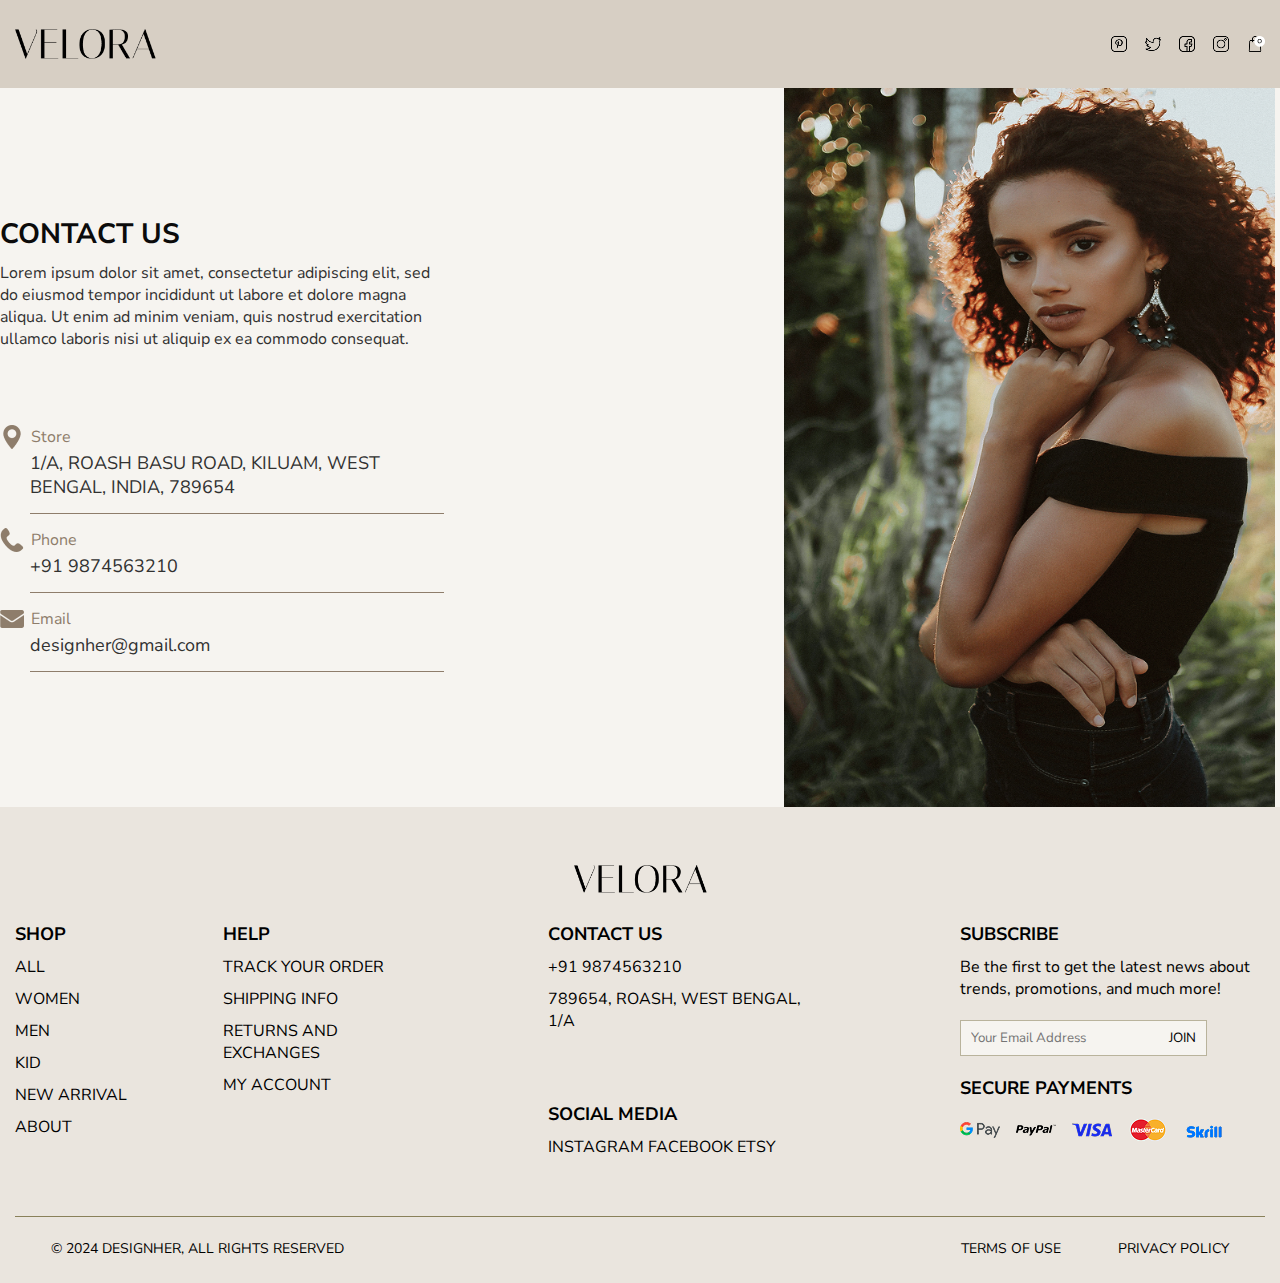
<file: contact.html>
<!DOCTYPE html>
<html lang="en">

<head>
    <meta charset="UTF-8">
    <meta name="viewport" content="width=device-width, initial-scale=1.0">
    <title>VELORA</title>

    <!-- font awesome link -->
    <!-- <link rel="stylesheet" href="https://cdnjs.cloudflare.com/ajax/libs/font-awesome/7.0.1/css/all.min.css"> -->

    <!-- favicon link -->
    <link rel="apple-touch-icon" sizes="180x180" href="./favicon/apple-touch-icon.png">
    <link rel="icon" type="image/png" sizes="32/x32" href="./favicon/favicon-32x32.png">
    <link rel="icon" type="image/png" sizes="16x16" href="./favicon/favicon-16x16.png">
    <link rel="manifest" href="./favicon/site.webmanifest">

    <!-- css link -->
    <link rel="stylesheet" href="./css/contact.css">
</head>

<body>
    <header>
        <div class="navbar">
            <div class="container">
                <nav>
                    <figure class="logo">
                        <img src="./images/logo.png" alt="logo">
                    </figure>
                    <div class="nav2">
                        <div class="fig">
                            <img src="./images/pinterest.png" alt="pinterest">
                            <img src="./images/twitter.png" alt="twitter">
                            <img src="./images/facebook.png" alt="facebook">
                            <img src="./images/instagram.png" alt="instagram">
                        </div>
                        <div class="fig">
                            <img src="./images/shopping-bag.png" alt="shopping-bag">
                        </div>
                    </div>
                </nav>
            </div>
        </div>
    </header>

    <main>
        <section class="mc">
            <!-- <div class="container"> -->
            <div class="content">
                <figure class="mc-img">
                    <img src="./images/contact.png" alt="contact">
                </figure>
                <div class="text">
                    <p class="p1">contact us</p>
                    <p class="p2">Lorem ipsum dolor sit amet, consectetur adipiscing elit, sed do eiusmod tempor
                        incididunt ut labore et dolore magna aliqua. Ut enim ad minim veniam, quis nostrud exercitation
                        ullamco laboris nisi ut aliquip ex ea commodo consequat.</p>

                    <div class="info">
                        <div class="group1">
                            <figure>
                                <img src="./images/contact/address.png" alt="address">
                            </figure>
                            <span>Store</span>
                        </div>
                        <p>1/A, roash Basu rOAD, KILUAm, west bengal, INDIA, 789654</p>
                    </div>

                    <div class="info">
                        <div class="group1">
                            <figure>
                                <img src="./images/contact/phone.png" alt="phone">
                            </figure>
                            <span>Phone</span>
                        </div>
                        <p>+91 9874563210</p>
                    </div>

                    <div class="info">
                        <div class="group1">
                            <figure>
                                <img src="./images/contact/email.png" alt="email">
                            </figure>
                            <span>Email</span>
                        </div>
                        <p class="mail">designher@gmail.com</p>
                    </div>

                </div>

            </div>
            <!-- </div> -->
        </section>

    </main>

    <footer>
        <div class="container">
            <div class="footer1">
                <img src="./images/logo.png" alt="footer-logo">
            </div>
            <div class="footer2">
                <div class="row">
                    <div class="col col-33">
                        <div class="row">
                            <div class="col-50 shop">
                                <h3>shop</h3>
                                <p><a href="#">all</a></p>
                                <p><a href="#">women</a></p>
                                <p><a href="#">men</a></p>
                                <p><a href="#">kid</a></p>
                                <p><a href="#">new arrival</a></p>
                                <p><a href="#">about</a></p>
                            </div>
                            <div class="col-50 help">
                                <h3>help</h3>
                                <p><a href="#">track your order</a></p>
                                <p><a href="#">shipping info</a></p>
                                <p><a href="#">returns and exchanges</a></p>
                                <p><a href="#">my account</a></p>
                            </div>
                        </div>
                    </div>
                    <div class="col col-33 contact">
                        <div class="row">
                            <div class="col">
                                <h3>contact us</h3>
                                <p><a href="#">+91 9874563210</a></p>
                                <p><a href="#">789654, roash, west bengal, 1/a</a></p>
                            </div>
                        </div>
                        <div class="row">
                            <div class="col social">
                                <h3>social media</h3>
                                <span><a href="#">Instagram</a></span>
                                <span><a href="#">facebook</a></span>
                                <span><a href="#">etsy</a></span>
                            </div>
                        </div>
                    </div>
                    <div class="col col-33 subscribe">
                        <div class="row">
                            <div class="col">
                                <h3>Subscribe</h3>
                                <p><a href="#">Be the first to get the latest news about trends, promotions, and much
                                        more!</a></p>
                            </div>
                            <form action="">
                                <input type="email" name="email" id="email" placeholder="Your Email Address">
                                <input type="submit" value="JOIN">
                            </form>
                        </div>
                        <div class="row">
                            <div class="col">
                                <h3>Secure Payments</h3>
                                <ul class="payments">
                                    <li><a href="#"><img src="./images/gpay.png" alt="gpay"></a></li>
                                    <li><a href="#"><img src="./images/Paypal.png" alt="Paypal"></a></li>
                                    <li><a href="#"><img src="./images/Visa.png" alt="Visa"></a></li>
                                    <li><a href="#"><img src="./images/master-card.png" alt="master-card"></a></li>
                                    <li><a href="#"><img src="./images/skrill.png" alt="skrill"></a></li>
                                </ul>
                            </div>
                        </div>
                    </div>
                </div>
            </div>
            <div class="footer3">
                <div class="p1">
                    <p>&copy; 2024 designher, <a href="#">all rights reserved</a></p>
                </div>
                <div class="p2">
                    <p><a href="#">terms of use</a></p>
                    <p><a href="#">privacy policy</a></p>
                </div>
            </div>
        </div>
    </footer>



    <script src="./js/script.js"></script>
</body>

</html>
</file>
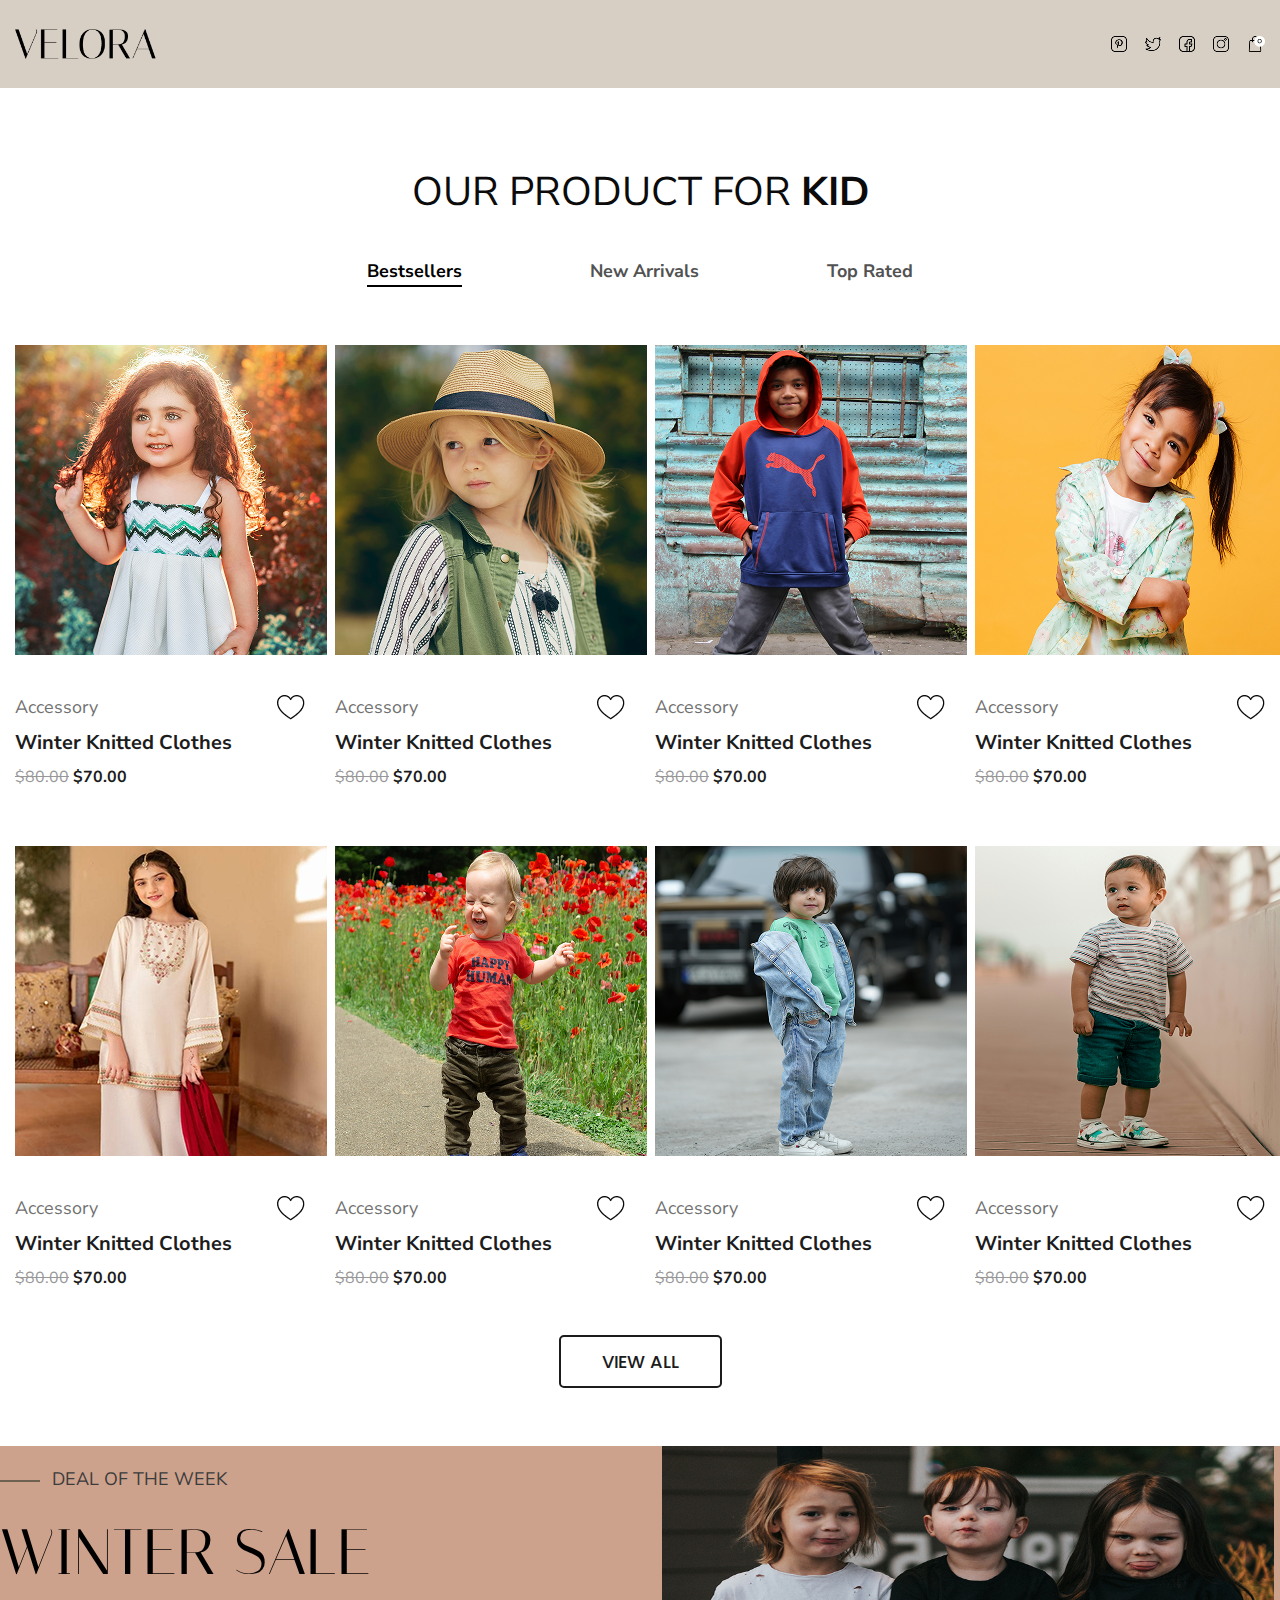
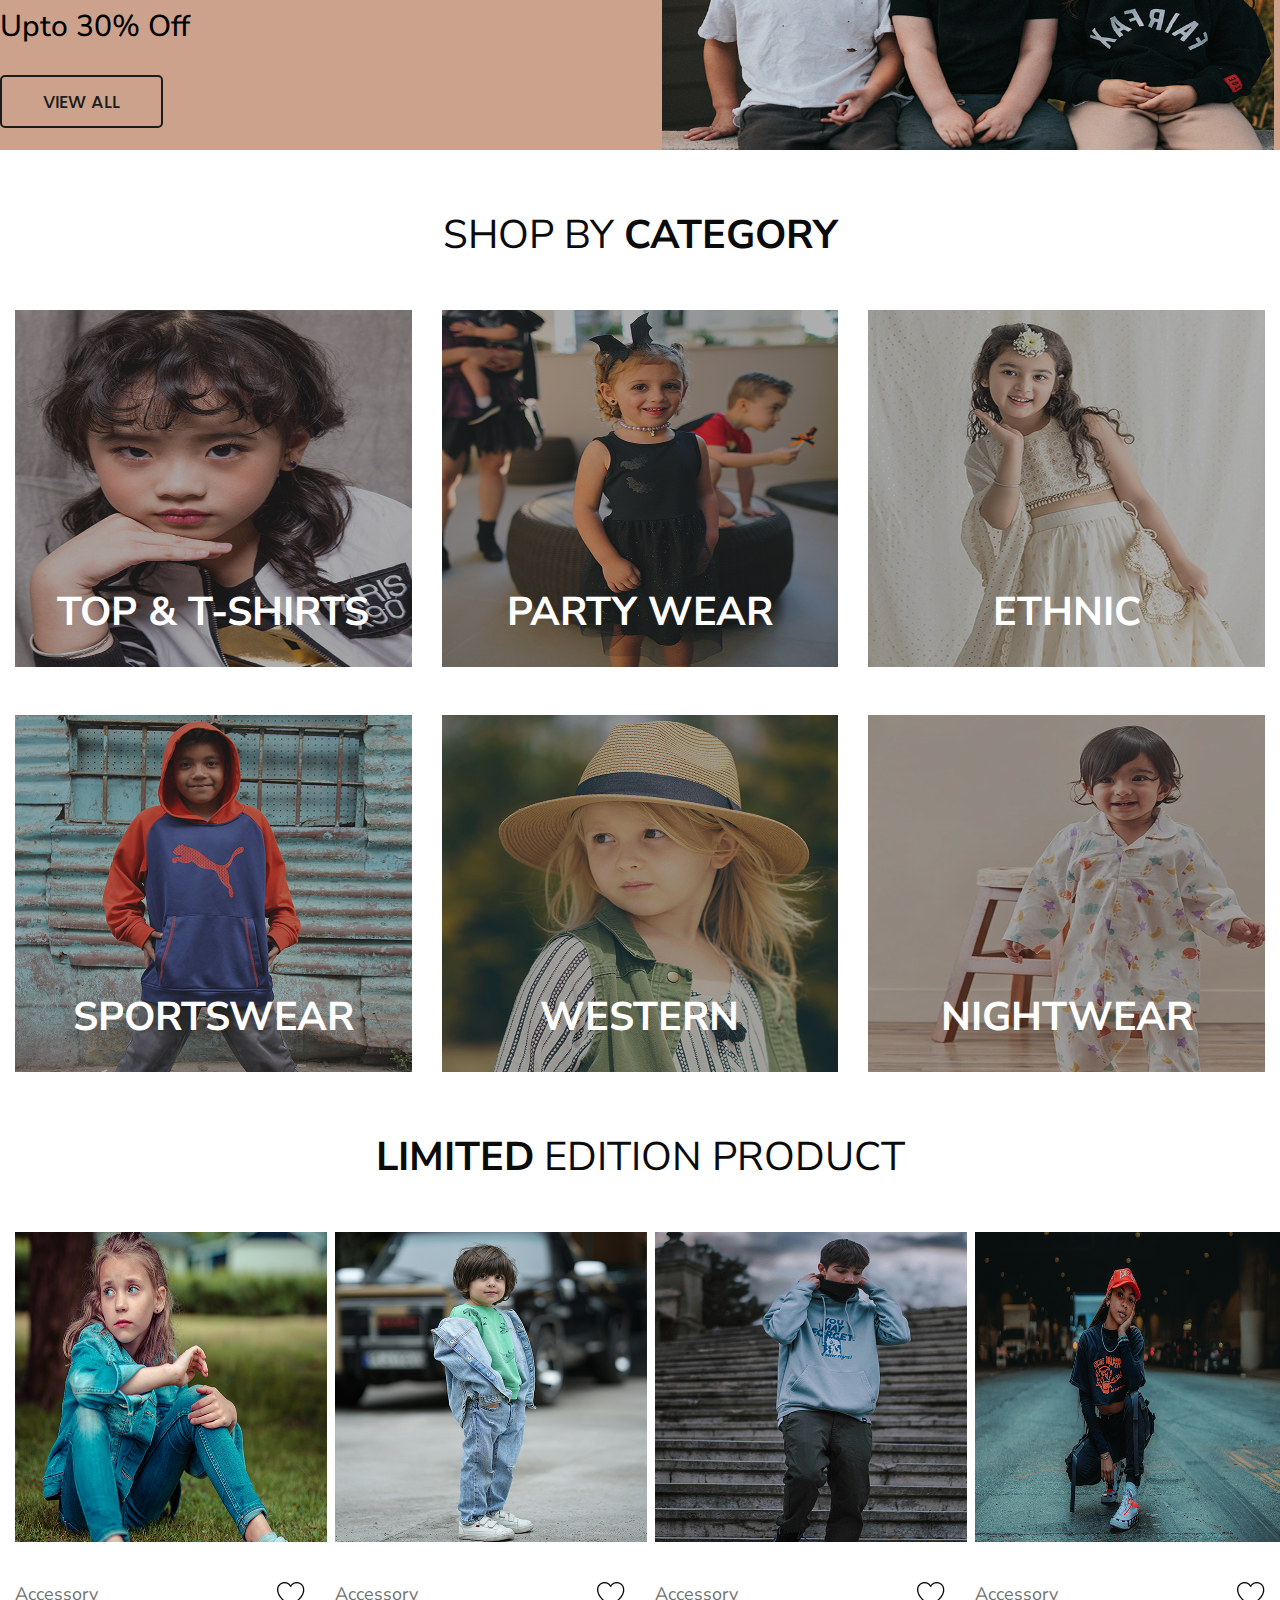
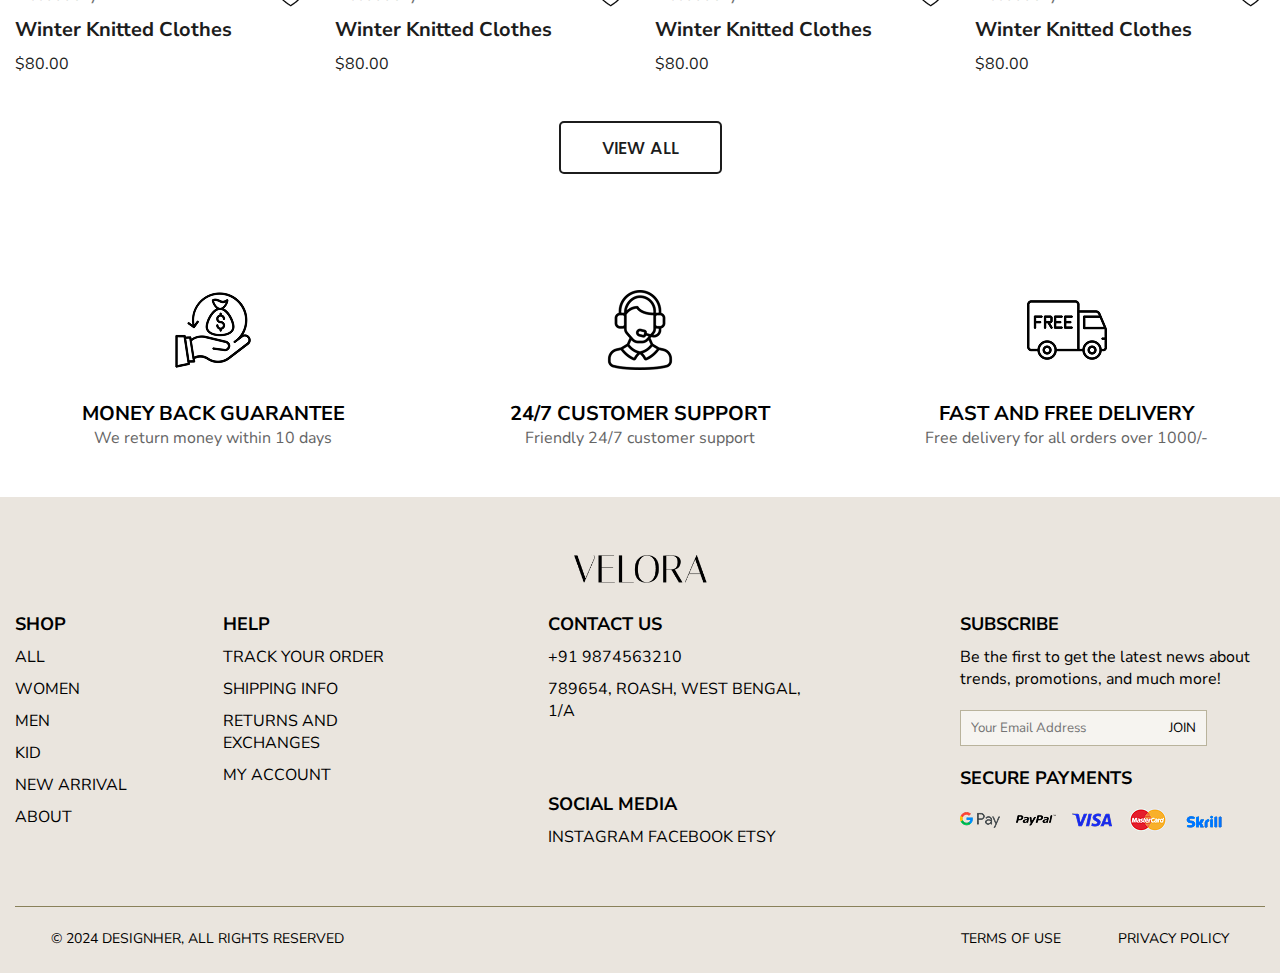
<file: kid.html>
<!DOCTYPE html>
<html lang="en">

<head>
    <meta charset="UTF-8">
    <meta name="viewport" content="width=device-width, initial-scale=1.0">
    <title>VELORA</title>

    <!-- font awesome link -->
    <!-- <link rel="stylesheet" href="https://cdnjs.cloudflare.com/ajax/libs/font-awesome/7.0.1/css/all.min.css"> -->

    <!-- favicon link -->
    <link rel="apple-touch-icon" sizes="180x180" href="./favicon/apple-touch-icon.png">
    <link rel="icon" type="image/png" sizes="32/x32" href="./favicon/favicon-32x32.png">
    <link rel="icon" type="image/png" sizes="16x16" href="./favicon/favicon-16x16.png">
    <link rel="manifest" href="./favicon/site.webmanifest">

    <!-- css link -->
    <link rel="stylesheet" href="./css/kid.css">
</head>

<body>
    <header>
        <div class="navbar">
            <div class="container">
                <nav>
                    <figure class="logo">
                        <img src="./images/logo.png" alt="logo">
                    </figure>
                    <div class="nav2">
                        <div class="fig">
                            <img src="./images/pinterest.png" alt="pinterest">
                            <img src="./images/twitter.png" alt="twitter">
                            <img src="./images/facebook.png" alt="facebook">
                            <img src="./images/instagram.png" alt="instagram">
                        </div>
                        <div class="fig">
                            <img src="./images/shopping-bag.png" alt="shopping-bag">
                        </div>
                    </div>
                </nav>
            </div>
        </div>
    </header>

    <main>
        <section class="opfw">
            <div class="container">
                <div class="content">
                    <h2>OUR PRODUCT FOR <strong>KID</strong></h2>
                    <ul>
                        <li><a href="#" class="s1">Bestsellers</a></li>
                        <li><a href="#" class="s2">New Arrivals</a></li>
                        <li><a href="#" class="s2">Top Rated</a></li>
                    </ul>
                    <div class="row">
                        <div class="col col-25">
                            <div class="card">
                                <figure class="card-img">
                                    <img src="./images/kid/opfw1.png" alt="opfw1">
                                </figure>
                                <div class="card-content">
                                    <div class="left">
                                        <p class="p1">Accessory</p>
                                        <p class="p2">Winter Knitted Clothes</p>
                                        <p class="p3">$80.00</p>
                                        <p class="p4">$70.00</p>
                                    </div>
                                    <div class="right">
                                        <img src="./images/heart1.png" alt="heart1">
                                    </div>
                                </div>
                            </div>
                        </div>
                        <div class="col col-25">
                            <div class="card">
                                <figure class="card-img">
                                    <img src="./images/kid/opfw2.png" alt="opfw2">
                                </figure>
                                <div class="card-content">
                                    <div class="left">
                                        <p class="p1">Accessory</p>
                                        <p class="p2">Winter Knitted Clothes</p>
                                        <p class="p3">$80.00</p>
                                        <p class="p4">$70.00</p>
                                    </div>
                                    <div class="right">
                                        <img src="./images/heart1.png" alt="heart1">
                                    </div>
                                </div>
                            </div>
                        </div>
                        <div class="col col-25">
                            <div class="card">
                                <figure class="card-img">
                                    <img src="./images/kid/opfw3.png" alt="opfw3">
                                </figure>
                                <div class="card-content">
                                    <div class="left">
                                        <p class="p1">Accessory</p>
                                        <p class="p2">Winter Knitted Clothes</p>
                                        <p class="p3">$80.00</p>
                                        <p class="p4">$70.00</p>
                                    </div>
                                    <div class="right">
                                        <img src="./images/heart1.png" alt="heart1">
                                    </div>
                                </div>
                            </div>
                        </div>
                        <div class="col col-25">
                            <div class="card">
                                <figure class="card-img">
                                    <img src="./images/kid/opfw4.png" alt="opfw4">
                                </figure>
                                <div class="card-content">
                                    <div class="left">
                                        <p class="p1">Accessory</p>
                                        <p class="p2">Winter Knitted Clothes</p>
                                        <p class="p3">$80.00</p>
                                        <p class="p4">$70.00</p>
                                    </div>
                                    <div class="right">
                                        <img src="./images/heart1.png" alt="heart1">
                                    </div>
                                </div>
                            </div>
                        </div>
                        <div class="col col-25">
                            <div class="card">
                                <figure class="card-img">
                                    <img src="./images/kid/opfw5.png" alt="opfw5">
                                </figure>
                                <div class="card-content">
                                    <div class="left">
                                        <p class="p1">Accessory</p>
                                        <p class="p2">Winter Knitted Clothes</p>
                                        <p class="p3">$80.00</p>
                                        <p class="p4">$70.00</p>
                                    </div>
                                    <div class="right">
                                        <img src="./images/heart1.png" alt="heart1">
                                    </div>
                                </div>
                            </div>
                        </div>
                        <div class="col col-25">
                            <div class="card">
                                <figure class="card-img">
                                    <img src="./images/kid/opfw6.png" alt="opfw6">
                                </figure>
                                <div class="card-content">
                                    <div class="left">
                                        <p class="p1">Accessory</p>
                                        <p class="p2">Winter Knitted Clothes</p>
                                        <p class="p3">$80.00</p>
                                        <p class="p4">$70.00</p>
                                    </div>
                                    <div class="right">
                                        <img src="./images/heart1.png" alt="heart1">
                                    </div>
                                </div>
                            </div>
                        </div>
                        <div class="col col-25">
                            <div class="card">
                                <figure class="card-img">
                                    <img src="./images/kid/opfw7.png" alt="opfw7">
                                </figure>
                                <div class="card-content">
                                    <div class="left">
                                        <p class="p1">Accessory</p>
                                        <p class="p2">Winter Knitted Clothes</p>
                                        <p class="p3">$80.00</p>
                                        <p class="p4">$70.00</p>
                                    </div>
                                    <div class="right">
                                        <img src="./images/heart1.png" alt="heart1">
                                    </div>
                                </div>
                            </div>
                        </div>
                        <div class="col col-25">
                            <div class="card">
                                <figure class="card-img">
                                    <img src="./images/kid/opfw8.png" alt="opfw8">
                                </figure>
                                <div class="card-content">
                                    <div class="left">
                                        <p class="p1">Accessory</p>
                                        <p class="p2">Winter Knitted Clothes</p>
                                        <p class="p3">$80.00</p>
                                        <p class="p4">$70.00</p>
                                    </div>
                                    <div class="right">
                                        <img src="./images/heart1.png" alt="heart1">
                                    </div>
                                </div>
                            </div>
                        </div>
                    </div>
                    <p class="p11"><a href="#">VIEW ALL</a></p>
                </div>
            </div>
        </section>

        <section class="dotw">
            <!-- <div class="container"> -->
            <div class="content">
                <figure class="dotw-img">
                    <img src="./images/kid/dotw.png" alt="dotw">
                </figure>
                <div class="text">
                    <p class="p1">Deal of the week</p>
                    <p class="p2">WINTER sale</p>
                    <p class="p3">Upto 30% Off</p>
                    <p class="p11"><a href="#">VIEW ALL</a></p>
                </div>
            </div>
            <!-- </div> -->
        </section>

        <section class="sbc">
            <div class="container">
                <div class="content">
                    <h2>shop by <strong>category</strong></h2>
                    <div class="row">
                        <div class="col col-33">
                            <div class="card">
                                <img src="./images/kid/sbc1.png" alt="sbc1">
                                <p>TOP & T-SHIRTS</p>
                            </div>
                        </div>
                        <div class="col col-33">
                            <div class="card">
                                <img src="./images/kid/sbc2.png" alt="sbc2">
                                <p>PARTY WEAR</p>
                            </div>
                        </div>
                        <div class="col col-33">
                            <div class="card">
                                <img src="./images/kid/sbc3.png" alt="sbc3">
                                <p>ETHNIC</p>
                            </div>
                        </div>
                        <div class="col col-33">
                            <div class="card">
                                <img src="./images/kid/sbc4.png" alt="sbc4">
                                <p>SPORTSWEAR</p>
                            </div>
                        </div>
                        <div class="col col-33">
                            <div class="card">
                                <img src="./images/kid/sbc5.png" alt="sbc5">
                                <p>WESTERN</p>
                            </div>
                        </div>
                        <div class="col col-33">
                            <div class="card">
                                <img src="./images/kid/sbc6.png" alt="sbc6">
                                <p>NIGHTWEAR</p>
                            </div>
                        </div>
                    </div>
                </div>
            </div>
        </section>

        <section class="lep">
            <div class="container">
                <div class="content">
                    <h2><strong>limited</strong> edition product</h2>
                    <div class="row">
                        <div class="col col-25">
                            <div class="card">
                                <figure class="card-img">
                                    <img src="./images/kid/lep1.png" alt="lep1">
                                </figure>
                                <div class="card-content">
                                    <div class="left">
                                        <p class="p1">Accessory</p>
                                        <p class="p2">Winter Knitted Clothes</p>
                                        <p class="p3">$80.00</p>
                                    </div>
                                    <div class="right">
                                        <img src="./images/heart1.png" alt="heart1">
                                    </div>
                                </div>
                            </div>
                        </div>
                        <div class="col col-25">
                            <div class="card">
                                <figure class="card-img">
                                    <img src="./images/kid/lep2.png" alt="lep2">
                                </figure>
                                <div class="card-content">
                                    <div class="left">
                                        <p class="p1">Accessory</p>
                                        <p class="p2">Winter Knitted Clothes</p>
                                        <p class="p3">$80.00</p>
                                    </div>
                                    <div class="right">
                                        <img src="./images/heart1.png" alt="heart1">
                                    </div>
                                </div>
                            </div>
                        </div>
                        <div class="col col-25">
                            <div class="card">
                                <figure class="card-img">
                                    <img src="./images/kid/lep3.png" alt="lep3">
                                </figure>
                                <div class="card-content">
                                    <div class="left">
                                        <p class="p1">Accessory</p>
                                        <p class="p2">Winter Knitted Clothes</p>
                                        <p class="p3">$80.00</p>
                                    </div>
                                    <div class="right">
                                        <img src="./images/heart1.png" alt="heart1">
                                    </div>
                                </div>
                            </div>
                        </div>
                        <div class="col col-25">
                            <div class="card">
                                <figure class="card-img">
                                    <img src="./images/kid/lep4.png" alt="lep4">
                                </figure>
                                <div class="card-content">
                                    <div class="left">
                                        <p class="p1">Accessory</p>
                                        <p class="p2">Winter Knitted Clothes</p>
                                        <p class="p3">$80.00</p>
                                    </div>
                                    <div class="right">
                                        <img src="./images/heart1.png" alt="heart1">
                                    </div>
                                </div>
                            </div>
                        </div>
                    </div>
                    <p class="p11"><a href="#">VIEW ALL</a></p>
                </div>
            </div>
        </section>

        <section class="support">
            <div class="container">
                <div class="content">
                    <div class="row">
                        <div class="col col-33">
                            <div class="card">
                                <figure class="card-img">
                                    <img src="./images/support1.png" alt="support1">
                                </figure>
                                <div class="card-content">
                                    <h2>money back guarantee</h2>
                                    <p>We return money within 10 days</p>
                                </div>
                            </div>
                        </div>
                        <div class="col col-33">
                            <div class="card">
                                <figure class="card-img">
                                    <img src="./images/support2.png" alt="support2">
                                </figure>
                                <div class="card-content">
                                    <h2>24/7 customer support</h2>
                                    <p>Friendly 24/7 customer support</p>
                                </div>
                            </div>
                        </div>
                        <div class="col col-33">
                            <div class="card">
                                <figure class="card-img">
                                    <img src="./images/support3.png" alt="support3">
                                </figure>
                                <div class="card-content">
                                    <h2>Fast and free delivery</h2>
                                    <p>Free delivery for all orders over 1000/-</p>
                                </div>
                            </div>
                        </div>
                    </div>
                </div>
            </div>
        </section>
    </main>

    <footer>
        <div class="container">
            <div class="footer1">
                <img src="./images/logo.png" alt="footer-logo">
            </div>
            <div class="footer2">
                <div class="row">
                    <div class="col col-33">
                        <div class="row">
                            <div class="col-50 shop">
                                <h3>shop</h3>
                                <p><a href="#">all</a></p>
                                <p><a href="#">women</a></p>
                                <p><a href="#">men</a></p>
                                <p><a href="#">kid</a></p>
                                <p><a href="#">new arrival</a></p>
                                <p><a href="#">about</a></p>
                            </div>
                            <div class="col-50 help">
                                <h3>help</h3>
                                <p><a href="#">track your order</a></p>
                                <p><a href="#">shipping info</a></p>
                                <p><a href="#">returns and exchanges</a></p>
                                <p><a href="#">my account</a></p>
                            </div>
                        </div>
                    </div>
                    <div class="col col-33 contact">
                        <div class="row">
                            <div class="col">
                                <h3>contact us</h3>
                                <p><a href="#">+91 9874563210</a></p>
                                <p><a href="#">789654, roash, west bengal, 1/a</a></p>
                            </div>
                        </div>
                        <div class="row">
                            <div class="col social">
                                <h3>social media</h3>
                                <span><a href="#">Instagram</a></span>
                                <span><a href="#">facebook</a></span>
                                <span><a href="#">etsy</a></span>
                            </div>
                        </div>
                    </div>
                    <div class="col col-33 subscribe">
                        <div class="row">
                            <div class="col">
                                <h3>Subscribe</h3>
                                <p><a href="#">Be the first to get the latest news about trends, promotions, and much
                                        more!</a></p>
                            </div>
                            <form action="">
                                <input type="email" name="email" id="email" placeholder="Your Email Address">
                                <input type="submit" value="JOIN">
                            </form>
                        </div>
                        <div class="row">
                            <div class="col">
                                <h3>Secure Payments</h3>
                                <ul class="payments">
                                    <li><a href="#"><img src="./images/gpay.png" alt="gpay"></a></li>
                                    <li><a href="#"><img src="./images/Paypal.png" alt="Paypal"></a></li>
                                    <li><a href="#"><img src="./images/Visa.png" alt="Visa"></a></li>
                                    <li><a href="#"><img src="./images/master-card.png" alt="master-card"></a></li>
                                    <li><a href="#"><img src="./images/skrill.png" alt="skrill"></a></li>
                                </ul>
                            </div>
                        </div>
                    </div>
                </div>
            </div>
            <div class="footer3">
                <div class="p1">
                    <p>&copy; 2024 designher, <a href="#">all rights reserved</a></p>
                </div>
                <div class="p2">
                    <p><a href="#">terms of use</a></p>
                    <p><a href="#">privacy policy</a></p>
                </div>
            </div>
        </div>
    </footer>



    <script src="./js/script.js"></script>
</body>

</html>
</file>
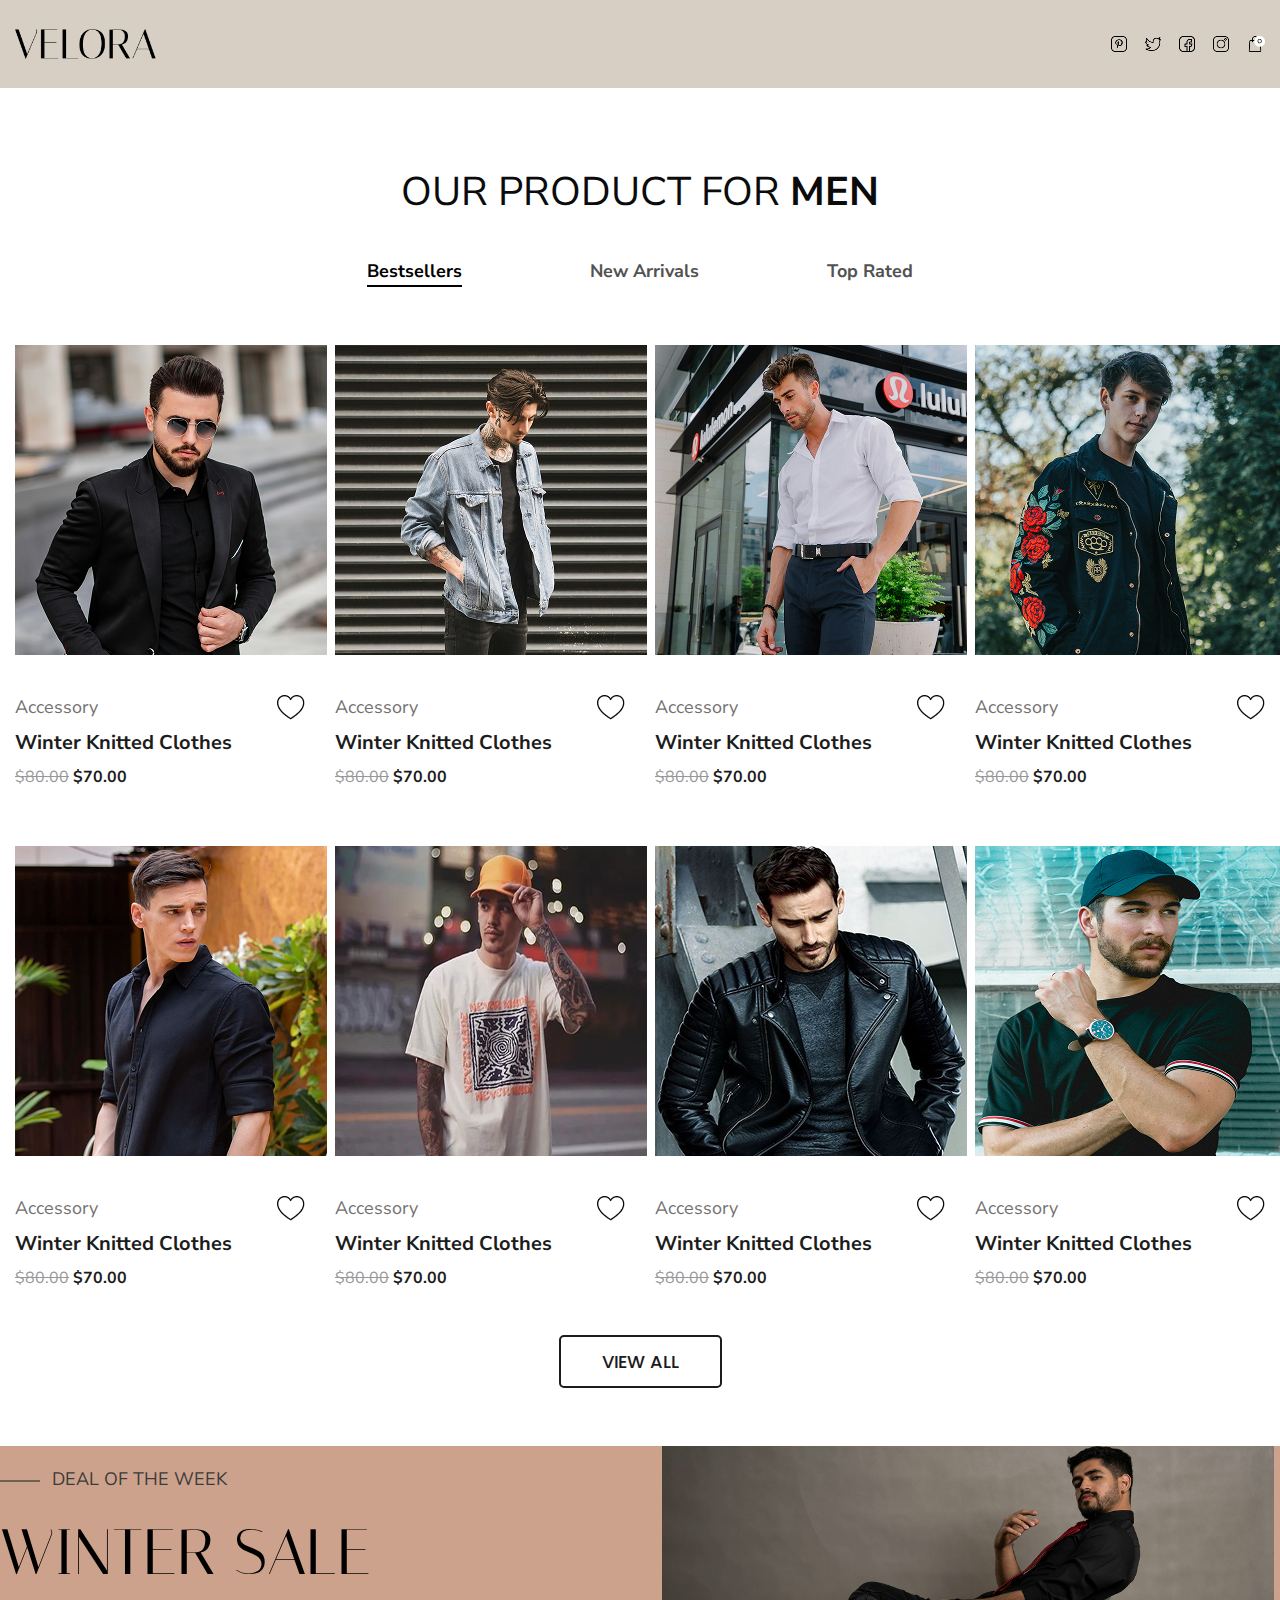
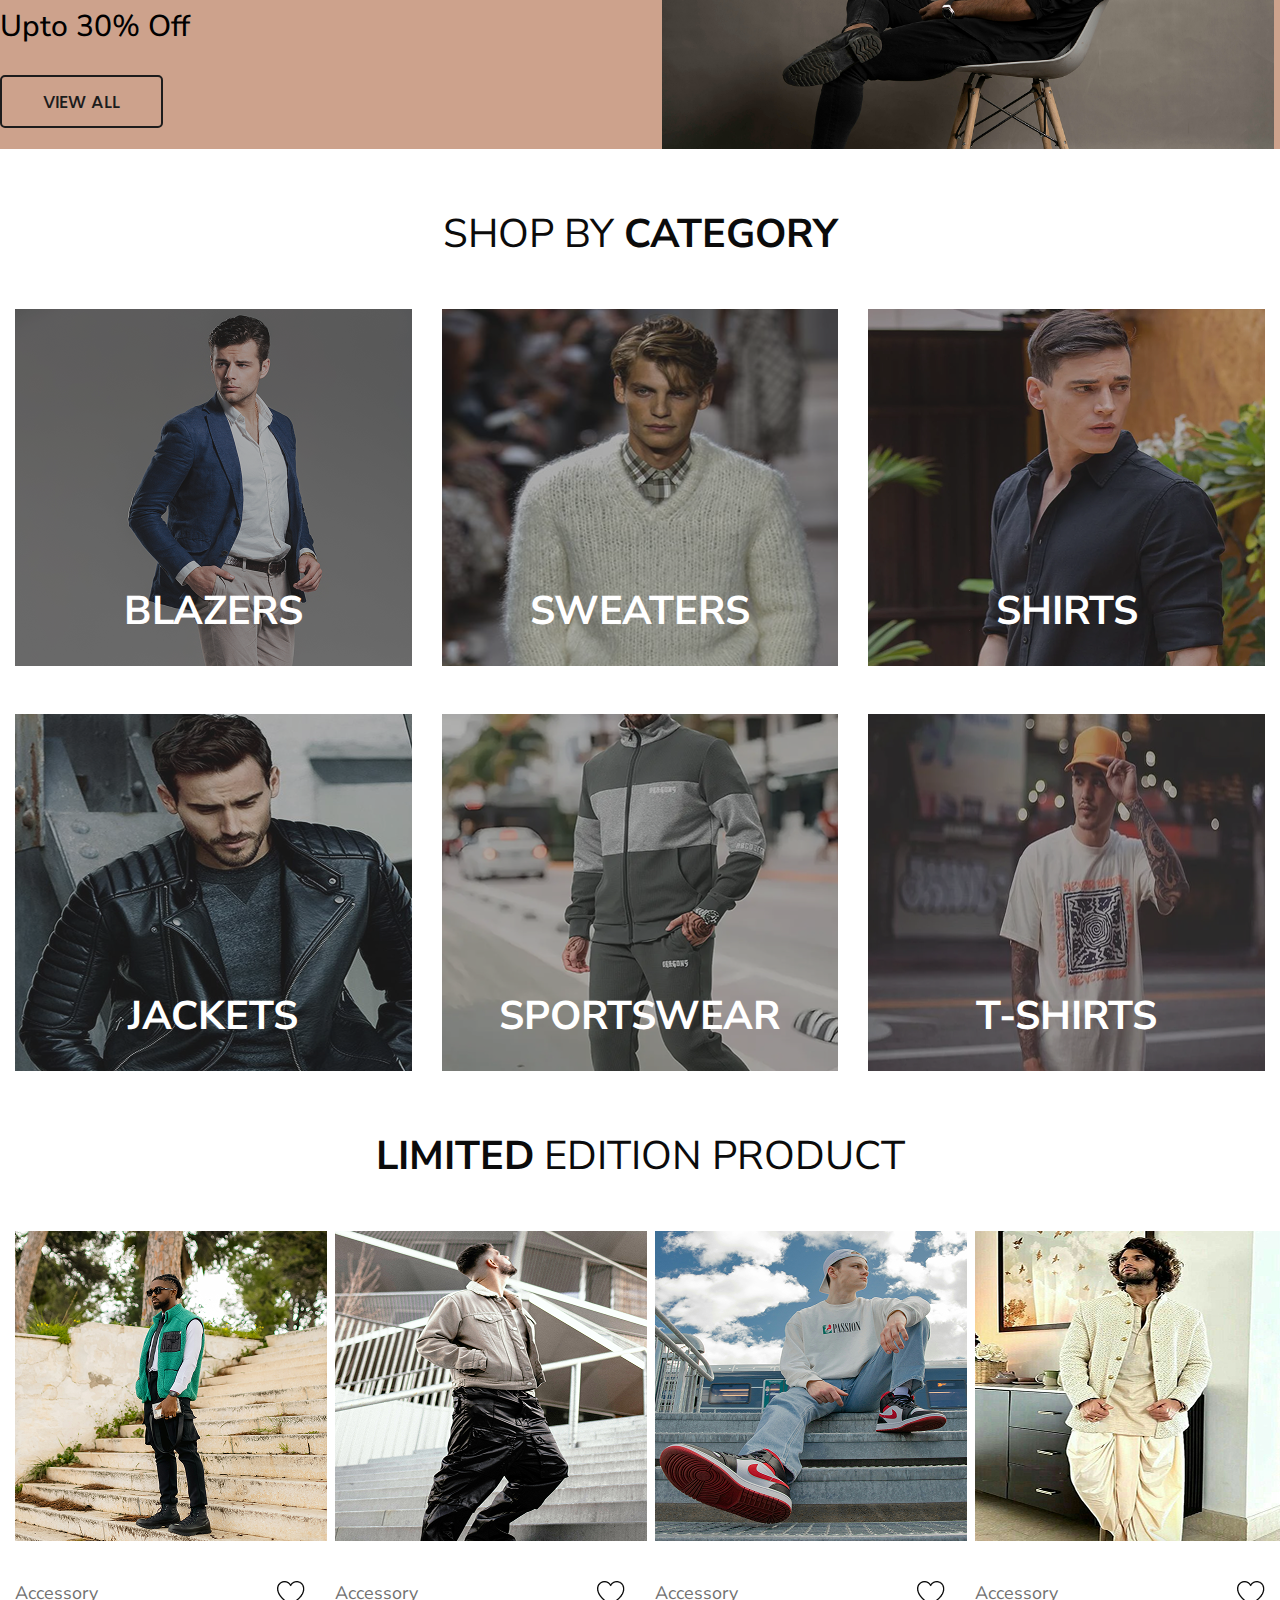
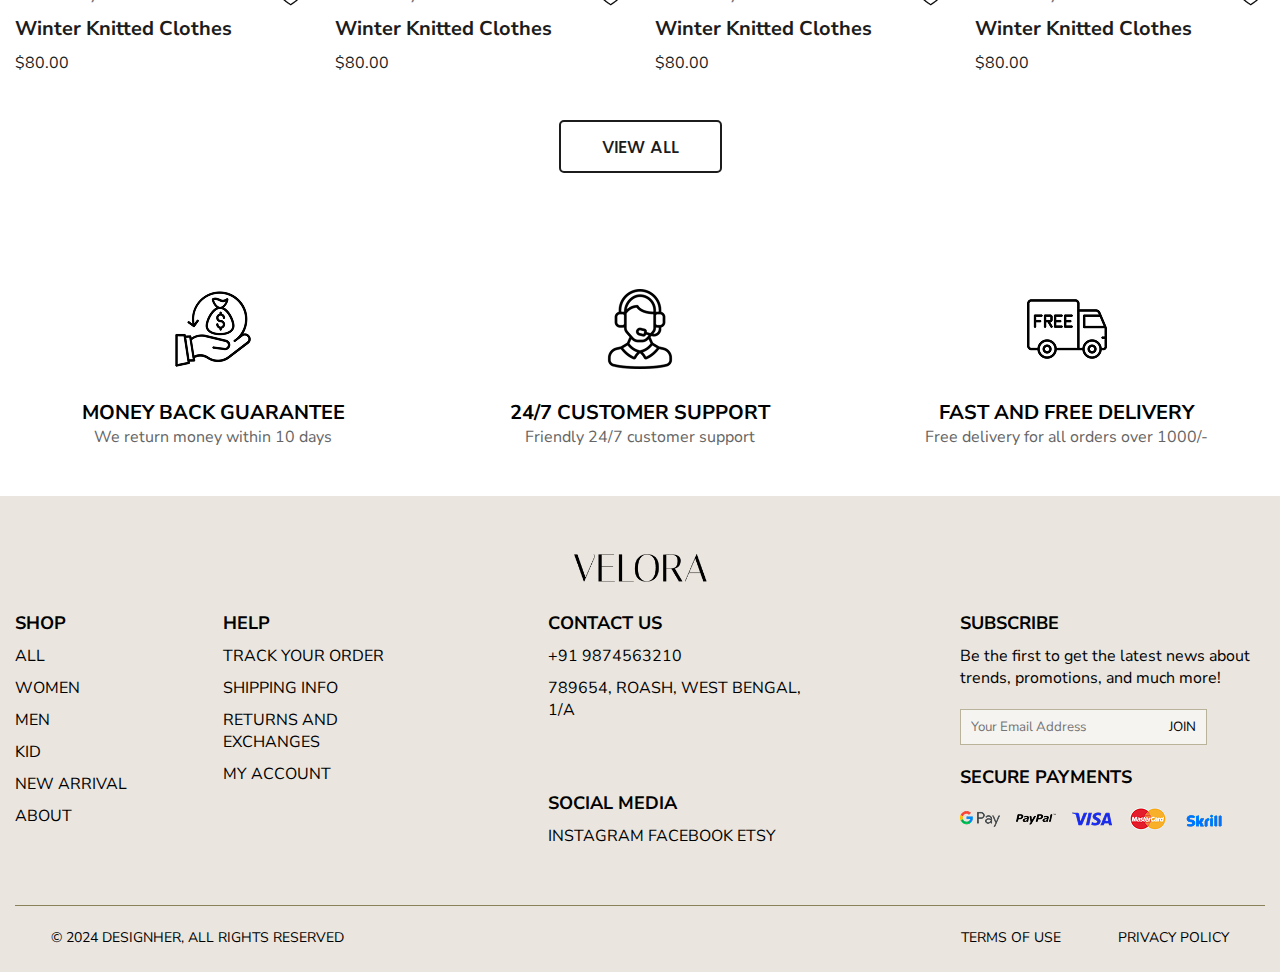
<file: men.html>
<!DOCTYPE html>
<html lang="en">

<head>
    <meta charset="UTF-8">
    <meta name="viewport" content="width=device-width, initial-scale=1.0">
    <title>VELORA</title>

    <!-- font awesome link -->
    <!-- <link rel="stylesheet" href="https://cdnjs.cloudflare.com/ajax/libs/font-awesome/7.0.1/css/all.min.css"> -->

    <!-- favicon link -->
    <link rel="apple-touch-icon" sizes="180x180" href="./favicon/apple-touch-icon.png">
    <link rel="icon" type="image/png" sizes="32/x32" href="./favicon/favicon-32x32.png">
    <link rel="icon" type="image/png" sizes="16x16" href="./favicon/favicon-16x16.png">
    <link rel="manifest" href="./favicon/site.webmanifest">

    <!-- css link -->
    <link rel="stylesheet" href="./css/men.css">
</head>

<body>
    <header>
        <div class="navbar">
            <div class="container">
                <nav>
                    <figure class="logo">
                        <img src="./images/logo.png" alt="logo">
                    </figure>
                    <div class="nav2">
                        <div class="fig">
                            <img src="./images/pinterest.png" alt="pinterest">
                            <img src="./images/twitter.png" alt="twitter">
                            <img src="./images/facebook.png" alt="facebook">
                            <img src="./images/instagram.png" alt="instagram">
                        </div>
                        <div class="fig">
                            <img src="./images/shopping-bag.png" alt="shopping-bag">
                        </div>
                    </div>
                </nav>
            </div>
        </div>
    </header>

    <main>
        <section class="opfw">
            <div class="container">
                <div class="content">
                    <h2>OUR PRODUCT FOR <strong>men</strong></h2>
                    <ul>
                        <li><a href="#" class="s1">Bestsellers</a></li>
                        <li><a href="#" class="s2">New Arrivals</a></li>
                        <li><a href="#" class="s2">Top Rated</a></li>
                    </ul>
                    <div class="row">
                        <div class="col col-25">
                            <div class="card">
                                <figure class="card-img">
                                    <img src="./images/men/opfw1.png" alt="opfw1">
                                </figure>
                                <div class="card-content">
                                    <div class="left">
                                        <p class="p1">Accessory</p>
                                        <p class="p2">Winter Knitted Clothes</p>
                                        <p class="p3">$80.00</p>
                                        <p class="p4">$70.00</p>
                                    </div>
                                    <div class="right">
                                        <img src="./images/heart1.png" alt="heart1">
                                    </div>
                                </div>
                            </div>
                        </div>
                        <div class="col col-25">
                            <div class="card">
                                <figure class="card-img">
                                    <img src="./images/men/opfw2.png" alt="opfw2">
                                </figure>
                                <div class="card-content">
                                    <div class="left">
                                        <p class="p1">Accessory</p>
                                        <p class="p2">Winter Knitted Clothes</p>
                                        <p class="p3">$80.00</p>
                                        <p class="p4">$70.00</p>
                                    </div>
                                    <div class="right">
                                        <img src="./images/heart1.png" alt="heart1">
                                    </div>
                                </div>
                            </div>
                        </div>
                        <div class="col col-25">
                            <div class="card">
                                <figure class="card-img">
                                    <img src="./images/men/opfw3.png" alt="opfw3">
                                </figure>
                                <div class="card-content">
                                    <div class="left">
                                        <p class="p1">Accessory</p>
                                        <p class="p2">Winter Knitted Clothes</p>
                                        <p class="p3">$80.00</p>
                                        <p class="p4">$70.00</p>
                                    </div>
                                    <div class="right">
                                        <img src="./images/heart1.png" alt="heart1">
                                    </div>
                                </div>
                            </div>
                        </div>
                        <div class="col col-25">
                            <div class="card">
                                <figure class="card-img">
                                    <img src="./images/men/opfw4.png" alt="opfw4">
                                </figure>
                                <div class="card-content">
                                    <div class="left">
                                        <p class="p1">Accessory</p>
                                        <p class="p2">Winter Knitted Clothes</p>
                                        <p class="p3">$80.00</p>
                                        <p class="p4">$70.00</p>
                                    </div>
                                    <div class="right">
                                        <img src="./images/heart1.png" alt="heart1">
                                    </div>
                                </div>
                            </div>
                        </div>
                        <div class="col col-25">
                            <div class="card">
                                <figure class="card-img">
                                    <img src="./images/men/opfw5.png" alt="opfw5">
                                </figure>
                                <div class="card-content">
                                    <div class="left">
                                        <p class="p1">Accessory</p>
                                        <p class="p2">Winter Knitted Clothes</p>
                                        <p class="p3">$80.00</p>
                                        <p class="p4">$70.00</p>
                                    </div>
                                    <div class="right">
                                        <img src="./images/heart1.png" alt="heart1">
                                    </div>
                                </div>
                            </div>
                        </div>
                        <div class="col col-25">
                            <div class="card">
                                <figure class="card-img">
                                    <img src="./images/men/opfw6.png" alt="opfw6">
                                </figure>
                                <div class="card-content">
                                    <div class="left">
                                        <p class="p1">Accessory</p>
                                        <p class="p2">Winter Knitted Clothes</p>
                                        <p class="p3">$80.00</p>
                                        <p class="p4">$70.00</p>
                                    </div>
                                    <div class="right">
                                        <img src="./images/heart1.png" alt="heart1">
                                    </div>
                                </div>
                            </div>
                        </div>
                        <div class="col col-25">
                            <div class="card">
                                <figure class="card-img">
                                    <img src="./images/men/opfw7.png" alt="opfw7">
                                </figure>
                                <div class="card-content">
                                    <div class="left">
                                        <p class="p1">Accessory</p>
                                        <p class="p2">Winter Knitted Clothes</p>
                                        <p class="p3">$80.00</p>
                                        <p class="p4">$70.00</p>
                                    </div>
                                    <div class="right">
                                        <img src="./images/heart1.png" alt="heart1">
                                    </div>
                                </div>
                            </div>
                        </div>
                        <div class="col col-25">
                            <div class="card">
                                <figure class="card-img">
                                    <img src="./images/men/opfw8.png" alt="opfw8">
                                </figure>
                                <div class="card-content">
                                    <div class="left">
                                        <p class="p1">Accessory</p>
                                        <p class="p2">Winter Knitted Clothes</p>
                                        <p class="p3">$80.00</p>
                                        <p class="p4">$70.00</p>
                                    </div>
                                    <div class="right">
                                        <img src="./images/heart1.png" alt="heart1">
                                    </div>
                                </div>
                            </div>
                        </div>
                    </div>
                    <p class="p11"><a href="#">VIEW ALL</a></p>
                </div>
            </div>
        </section>
        <section class="dotw">
            <!-- <div class="container"> -->
            <div class="content">
                <figure class="dotw-img">
                    <img src="./images/men/dotw.png" alt="dotw">
                </figure>
                <div class="text">
                    <p class="p1">Deal of the week</p>
                    <p class="p2">WINTER sale</p>
                    <p class="p3">Upto 30% Off</p>
                    <p class="p11"><a href="#">VIEW ALL</a></p>
                </div>
            </div>
            <!-- </div> -->
        </section>
        <section class="sbc">
            <div class="container">
                <div class="content">
                    <h2>shop by <strong>category</strong></h2>
                    <div class="row">
                        <div class="col col-33">
                            <div class="card">
                                <img src="./images/men/sbc1.png" alt="sbc1">
                                <p>BLAZERS</p>
                            </div>
                        </div>
                        <div class="col col-33">
                            <div class="card">
                                <img src="./images/men/sbc2.png" alt="sbc2">
                                <p>SWEATERS</p>
                            </div>
                        </div>
                        <div class="col col-33">
                            <div class="card">
                                <img src="./images/men/sbc3.png" alt="sbc3">
                                <p>SHIRTS</p>
                            </div>
                        </div>
                        <div class="col col-33">
                            <div class="card">
                                <img src="./images/men/sbc4.png" alt="sbc4">
                                <p>JACKETS</p>
                            </div>
                        </div>
                        <div class="col col-33">
                            <div class="card">
                                <img src="./images/men/sbc5.png" alt="sbc5">
                                <p>SPORTSWEAR</p>
                            </div>
                        </div>
                        <div class="col col-33">
                            <div class="card">
                                <img src="./images/men/sbc6.png" alt="sbc6">
                                <p>T-SHIRTS</p>
                            </div>
                        </div>
                    </div>
                </div>
            </div>
        </section>
        <section class="lep">
            <div class="container">
                <div class="content">
                    <h2><strong>limited</strong> edition product</h2>
                    <div class="row">
                        <div class="col col-25">
                            <div class="card">
                                <figure class="card-img">
                                    <img src="./images/men/lep1.png" alt="lep1">
                                </figure>
                                <div class="card-content">
                                    <div class="left">
                                        <p class="p1">Accessory</p>
                                        <p class="p2">Winter Knitted Clothes</p>
                                        <p class="p3">$80.00</p>
                                    </div>
                                    <div class="right">
                                        <img src="./images/heart1.png" alt="heart1">
                                    </div>
                                </div>
                            </div>
                        </div>
                        <div class="col col-25">
                            <div class="card">
                                <figure class="card-img">
                                    <img src="./images/men/lep2.png" alt="lep2">
                                </figure>
                                <div class="card-content">
                                    <div class="left">
                                        <p class="p1">Accessory</p>
                                        <p class="p2">Winter Knitted Clothes</p>
                                        <p class="p3">$80.00</p>
                                    </div>
                                    <div class="right">
                                        <img src="./images/heart1.png" alt="heart1">
                                    </div>
                                </div>
                            </div>
                        </div>
                        <div class="col col-25">
                            <div class="card">
                                <figure class="card-img">
                                    <img src="./images/men/lep3.png" alt="lep3">
                                </figure>
                                <div class="card-content">
                                    <div class="left">
                                        <p class="p1">Accessory</p>
                                        <p class="p2">Winter Knitted Clothes</p>
                                        <p class="p3">$80.00</p>
                                    </div>
                                    <div class="right">
                                        <img src="./images/heart1.png" alt="heart1">
                                    </div>
                                </div>
                            </div>
                        </div>
                        <div class="col col-25">
                            <div class="card">
                                <figure class="card-img">
                                    <img src="./images/men/lep4.png" alt="lep4">
                                </figure>
                                <div class="card-content">
                                    <div class="left">
                                        <p class="p1">Accessory</p>
                                        <p class="p2">Winter Knitted Clothes</p>
                                        <p class="p3">$80.00</p>
                                    </div>
                                    <div class="right">
                                        <img src="./images/heart1.png" alt="heart1">
                                    </div>
                                </div>
                            </div>
                        </div>
                    </div>
                    <p class="p11"><a href="#">VIEW ALL</a></p>
                </div>
            </div>
        </section>
        <section class="support">
            <div class="container">
                <div class="content">
                    <div class="row">
                        <div class="col col-33">
                            <div class="card">
                                <figure class="card-img">
                                    <img src="./images/support1.png" alt="support1">
                                </figure>
                                <div class="card-content">
                                    <h2>money back guarantee</h2>
                                    <p>We return money within 10 days</p>
                                </div>
                            </div>
                        </div>
                        <div class="col col-33">
                            <div class="card">
                                <figure class="card-img">
                                    <img src="./images/support2.png" alt="support2">
                                </figure>
                                <div class="card-content">
                                    <h2>24/7 customer support</h2>
                                    <p>Friendly 24/7 customer support</p>
                                </div>
                            </div>
                        </div>
                        <div class="col col-33">
                            <div class="card">
                                <figure class="card-img">
                                    <img src="./images/support3.png" alt="support3">
                                </figure>
                                <div class="card-content">
                                    <h2>Fast and free delivery</h2>
                                    <p>Free delivery for all orders over 1000/-</p>
                                </div>
                            </div>
                        </div>
                    </div>
                </div>
            </div>
        </section>
    </main>

    <footer>
        <div class="container">
            <div class="footer1">
                <img src="./images/logo.png" alt="footer-logo">
            </div>
            <div class="footer2">
                <div class="row">
                    <div class="col col-33">
                        <div class="row">
                            <div class="col-50 shop">
                                <h3>shop</h3>
                                <p><a href="#">all</a></p>
                                <p><a href="#">women</a></p>
                                <p><a href="#">men</a></p>
                                <p><a href="#">kid</a></p>
                                <p><a href="#">new arrival</a></p>
                                <p><a href="#">about</a></p>
                            </div>
                            <div class="col-50 help">
                                <h3>help</h3>
                                <p><a href="#">track your order</a></p>
                                <p><a href="#">shipping info</a></p>
                                <p><a href="#">returns and exchanges</a></p>
                                <p><a href="#">my account</a></p>
                            </div>
                        </div>
                    </div>
                    <div class="col col-33 contact">
                        <div class="row">
                            <div class="col">
                                <h3>contact us</h3>
                                <p><a href="#">+91 9874563210</a></p>
                                <p><a href="#">789654, roash, west bengal, 1/a</a></p>
                            </div>
                        </div>
                        <div class="row">
                            <div class="col social">
                                <h3>social media</h3>
                                <span><a href="#">Instagram</a></span>
                                <span><a href="#">facebook</a></span>
                                <span><a href="#">etsy</a></span>
                            </div>
                        </div>
                    </div>
                    <div class="col col-33 subscribe">
                        <div class="row">
                            <div class="col">
                                <h3>Subscribe</h3>
                                <p><a href="#">Be the first to get the latest news about trends, promotions, and much
                                        more!</a></p>
                            </div>
                            <form action="">
                                <input type="email" name="email" id="email" placeholder="Your Email Address">
                                <input type="submit" value="JOIN">
                            </form>
                        </div>
                        <div class="row">
                            <div class="col">
                                <h3>Secure Payments</h3>
                                <ul class="payments">
                                    <li><a href="#"><img src="./images/gpay.png" alt="gpay"></a></li>
                                    <li><a href="#"><img src="./images/Paypal.png" alt="Paypal"></a></li>
                                    <li><a href="#"><img src="./images/Visa.png" alt="Visa"></a></li>
                                    <li><a href="#"><img src="./images/master-card.png" alt="master-card"></a></li>
                                    <li><a href="#"><img src="./images/skrill.png" alt="skrill"></a></li>
                                </ul>
                            </div>
                        </div>
                    </div>
                </div>
            </div>
            <div class="footer3">
                <div class="p1">
                    <p>&copy; 2024 designher, <a href="#">all rights reserved</a></p>
                </div>
                <div class="p2">
                    <p><a href="#">terms of use</a></p>
                    <p><a href="#">privacy policy</a></p>
                </div>
            </div>
        </div>
    </footer>



    <script src="./js/script.js"></script>
</body>

</html>
</file>
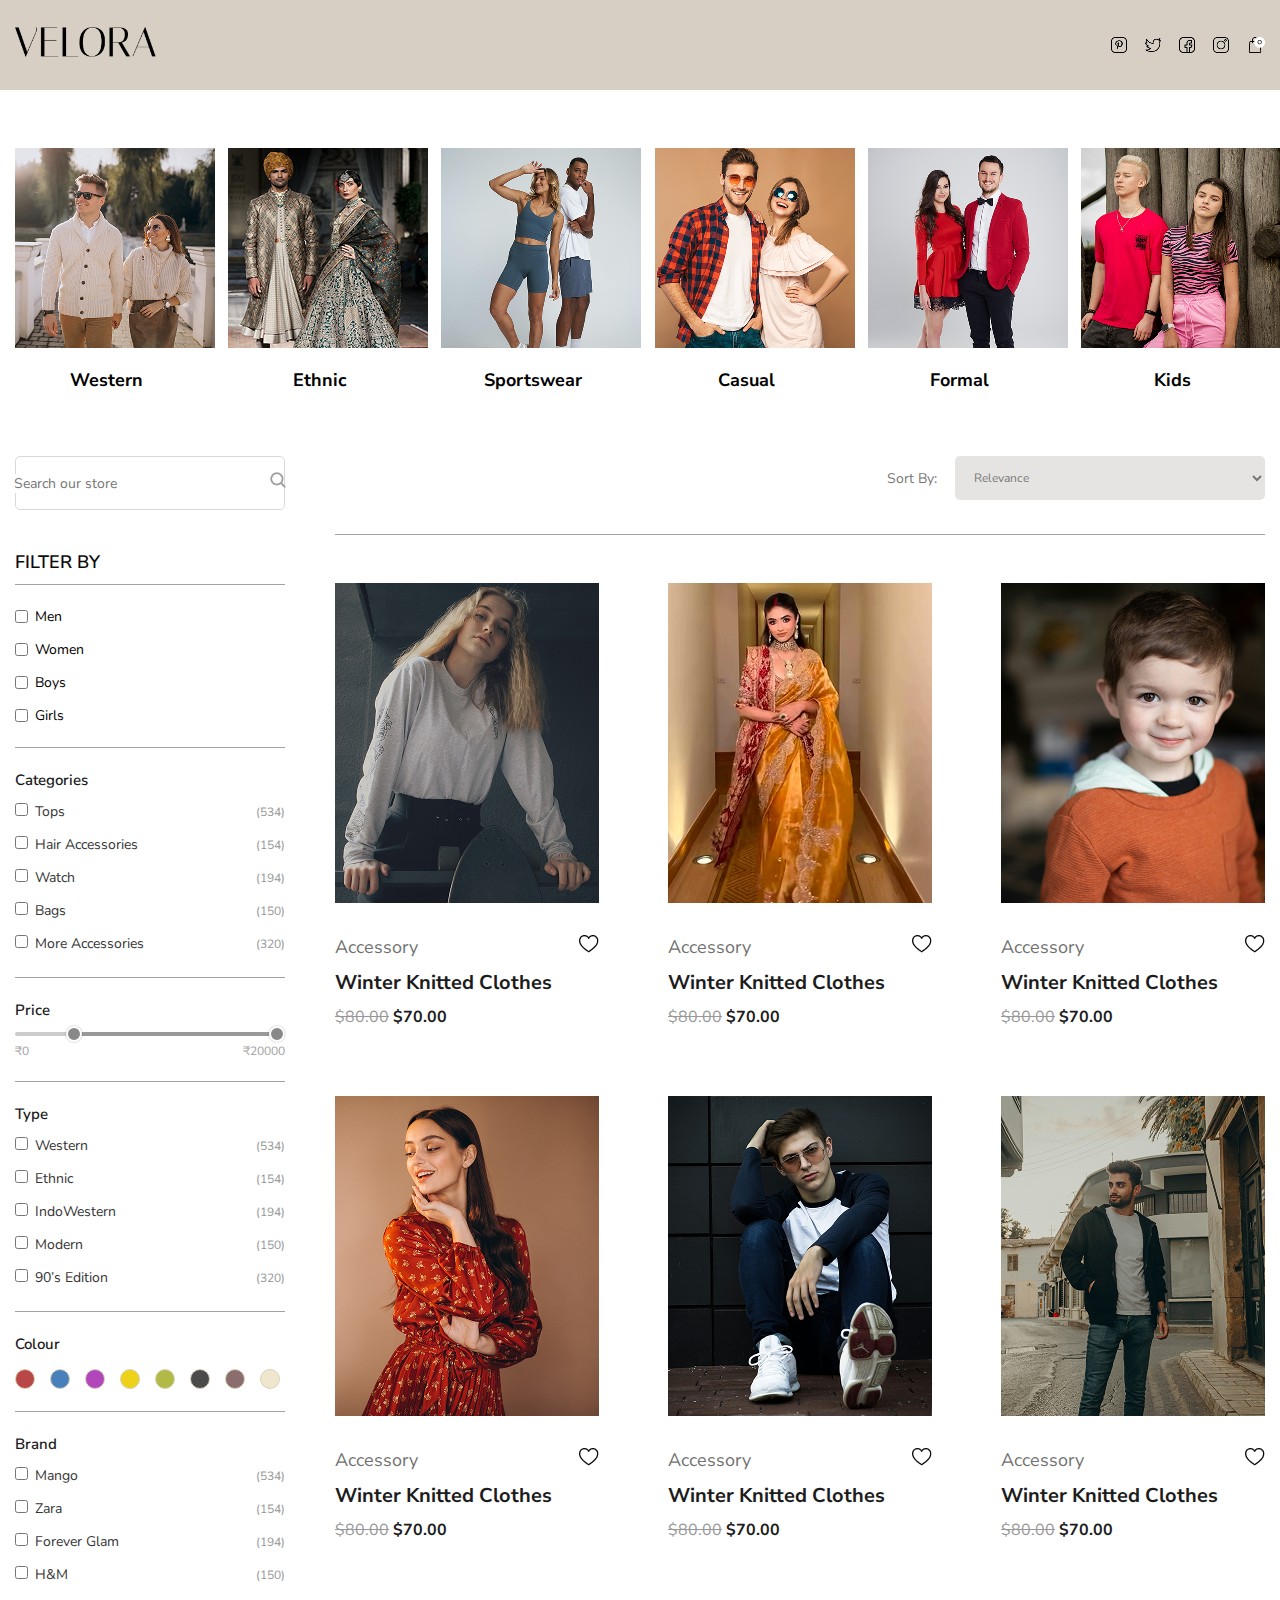
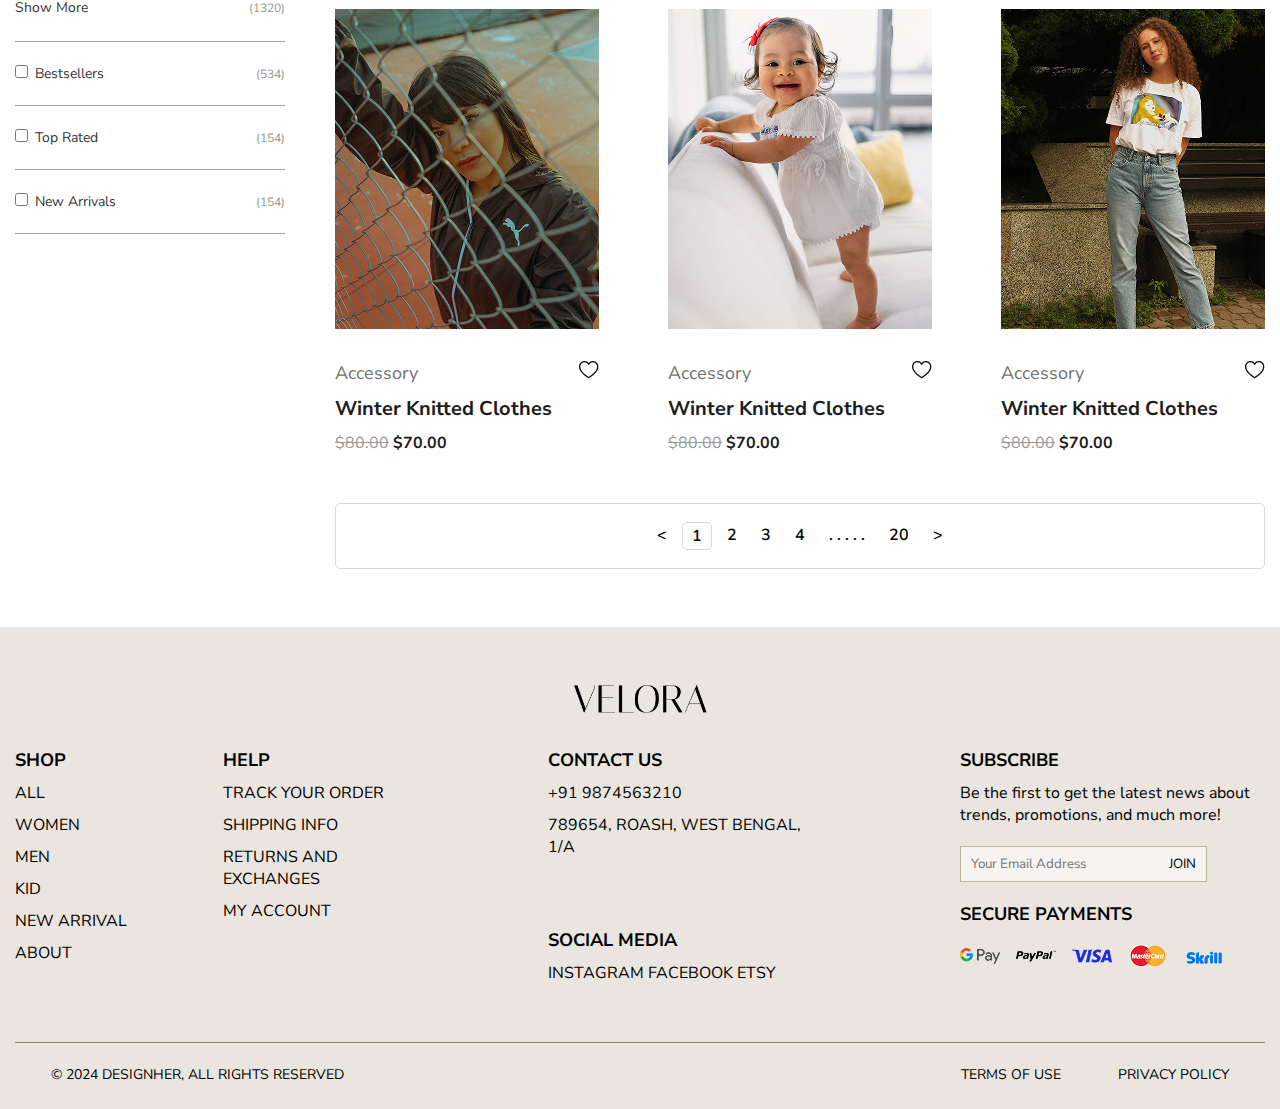
<file: shop.html>
<!DOCTYPE html>
<html lang="en">

<head>
    <meta charset="UTF-8">
    <meta name="viewport" content="width=device-width, initial-scale=1.0">
    <title>VELORA</title>

    <!-- font awesome link -->
    <!-- <link rel="stylesheet" href="https://cdnjs.cloudflare.com/ajax/libs/font-awesome/7.0.1/css/all.min.css"> -->

    <!-- favicon link -->
    <link rel="apple-touch-icon" sizes="180x180" href="./favicon/apple-touch-icon.png">
    <link rel="icon" type="image/png" sizes="32/x32" href="./favicon/favicon-32x32.png">
    <link rel="icon" type="image/png" sizes="16x16" href="./favicon/favicon-16x16.png">
    <link rel="manifest" href="./favicon/site.webmanifest">

    <!-- css link -->
    <link rel="stylesheet" href="./css/shop.css">
</head>

<body>
    <header>
        <div class="navbar">
            <div class="container">
                <nav>
                    <figure class="logo">
                <a href="index.html"><img src="./images/logo.png" alt="logo"></a>
                    </figure>
                    <div class="nav2">
                        <div class="fig">
                            <img src="./images/pinterest.png" alt="pinterest">
                            <img src="./images/twitter.png" alt="twitter">
                            <img src="./images/facebook.png" alt="facebook">
                            <img src="./images/instagram.png" alt="instagram">
                        </div>
                        <div class="fig">
                            <img src="./images/shopping-bag.png" alt="shopping-bag">
                        </div>
                    </div>
                </nav>
            </div>
        </div>
    </header>

    <main>
        <section class="top">
            <div class="container">
                <div class="content">
                    <div class="row">
                        <div class="col col-16">
                            <div class="card">
                                <figure class="card-img">
                                    <img src="./images/shop/top1.png" alt="top1">
                                </figure>
                                <h2>Western</h2>
                            </div>
                        </div>
                        <div class="col col-16">
                            <div class="card">
                                <figure class="card-img">
                                    <img src="./images/shop/top2.png" alt="top2">
                                </figure>
                                <h2>Ethnic</h2>
                            </div>
                        </div>
                        <div class="col col-16">
                            <div class="card">
                                <figure class="card-img">
                                    <img src="./images/shop/top3.png" alt="top3">
                                </figure>
                                <h2>Sportswear</h2>
                            </div>
                        </div>
                        <div class="col col-16">
                            <div class="card">
                                <figure class="card-img">
                                    <img src="./images/shop/top4.png" alt="top4">
                                </figure>
                                <h2>Casual</h2>
                            </div>
                        </div>
                        <div class="col col-16">
                            <div class="card">
                                <figure class="card-img">
                                    <img src="./images/shop/top5.png" alt="top5">
                                </figure>
                                <h2>Formal</h2>
                            </div>
                        </div>
                        <div class="col col-16">
                            <div class="card">
                                <figure class="card-img">
                                    <img src="./images/shop/top6.png" alt="top6">
                                </figure>
                                <h2>Kids</h2>
                            </div>
                        </div>
                    </div>
                </div>
            </div>
        </section>
        <section class="product">
            <div class="container">
                <div class="content">
                    <div class="row">
                        <div class="col col-25">
                            <div class="sidebar">
                                <div class="search">
                                    <input type="text" placeholder="Search our store">
                                    <a href="#"><img src="./images/search1.png" alt="search1"></a>
                                </div>
                                <div class="filter">
                                    <h2>filter by</h2>
                                    <div class="gender">
                                        <label for="men"><input type="checkbox" name="men" id="men">Men</label>
                                        <label for="women"><input type="checkbox" name="women" id="women">Women</label>
                                        <label for="boys"><input type="checkbox" name="boys" id="boys">Boys</label>
                                        <label for="girls"><input type="checkbox" name="girls" id="girls">Girls</label>
                                    </div>
                                    <h3>Categories</h3>
                                    <div class="categories">
                                        <label for="tops" class="item">
                                            <span> <input type="checkbox" name="tops" id="tops">Tops</span> <span
                                                class="count"> (534) </span>
                                        </label>
                                        <label for="hair" class="item">
                                            <span> <input type="checkbox" name="hair" id="hair">Hair Accessories</span>
                                            <span class="count"> (154) </span>
                                        </label>
                                        <label for="watch" class="item">
                                            <span> <input type="checkbox" name="watch" id="watch">Watch</span> <span
                                                class="count"> (194) </span>
                                        </label>
                                        <label for="bags" class="item">
                                            <span> <input type="checkbox" name="bags" id="bags">Bags</span> <span
                                                class="count"> (150) </span>
                                        </label>
                                        <label for="more" class="item">
                                            <span> <input type="checkbox" name="more" id="more">More Accessories</span>
                                            <span class="count"> (320) </span>
                                        </label>
                                    </div>
                                    <h3>Price</h3>
                                    <div class="price">
                                        <div class="slider">
                                            <div class="slider-track"></div>
                                            <div class="slider-range" id="slider-range"></div>
                                            <div class="range-input">
                                                <input type="range" id="min-range" min="0" max="20000" value="4000"
                                                    step="100">
                                                <input type="range" id="max-range" min="0" max="20000" value="20000"
                                                    step="100">
                                            </div>
                                        </div>
                                        <div class="price-values">
                                            <span>₹0</span>
                                            <span>₹20000</span>
                                        </div>
                                    </div>
                                    <h3>Type</h3>
                                    <div class="type">
                                        <label for="western" class="item">
                                            <span> <input type="checkbox" name="western" id="western">Western</span>
                                            <span class="count"> (534) </span>
                                        </label>
                                        <label for="ethnic" class="item">
                                            <span> <input type="checkbox" name="ethnic" id="ethnic">Ethnic</span>
                                            <span class="count"> (154) </span>
                                        </label>
                                        <label for="IndoWestern" class="item">
                                            <span> <input type="checkbox" name="IndoWestern"
                                                    id="IndoWestern">IndoWestern</span> <span class="count"> (194)
                                            </span>
                                        </label>
                                        <label for="modern" class="item">
                                            <span> <input type="checkbox" name="modern" id="modern">Modern</span> <span
                                                class="count"> (150) </span>
                                        </label>
                                        <label for="edition" class="item">
                                            <span> <input type="checkbox" name="edition" id="edition">90’s
                                                Edition</span>
                                            <span class="count"> (320) </span>
                                        </label>
                                    </div>
                                    <h3>Colour</h3>
                                    <div class="colors">
                                        <span class="color color1"></span>
                                        <span class="color color2"></span>
                                        <span class="color color3"></span>
                                        <span class="color color4"></span>
                                        <span class="color color5"></span>
                                        <span class="color color6"></span>
                                        <span class="color color7"></span>
                                        <span class="color color8"></span>
                                    </div>
                                    <h3>Brand</h3>
                                    <div class="brand">
                                        <label for="mango" class="item">
                                            <span> <input type="checkbox" name="mango" id="mango">Mango</span> <span
                                                class="count"> (534) </span>
                                        </label>
                                        <label for="zara" class="item">
                                            <span> <input type="checkbox" name="zara" id="zara">Zara</span>
                                            <span class="count"> (154) </span>
                                        </label>
                                        <label for="fg" class="item">
                                            <span> <input type="checkbox" name="fg" id="fg">Forever Glam</span> <span
                                                class="count"> (194) </span>
                                        </label>
                                        <label for="h&m" class="item">
                                            <span> <input type="checkbox" name="h&m" id="h&m">H&M</span> <span
                                                class="count"> (150) </span>
                                        </label>
                                        <div class="item">
                                            <span><a href="#">Show More</a></span> <span class="count">(1320)</span>
                                        </div>
                                    </div>
                                    <label for="bs" class="item item1">
                                        <span> <input type="checkbox" name="bs" id="bs">Bestsellers</span> <span
                                            class="count"> (534) </span>
                                    </label>
                                    <label for="tr" class="item item1">
                                        <span> <input type="checkbox" name="tr" id="tr">Top Rated</span>
                                        <span class="count"> (154) </span>
                                    </label>
                                    <label for="na" class="item item1">
                                        <span> <input type="checkbox" name="na" id="na">New Arrivals</span>
                                        <span class="count"> (154) </span>
                                    </label>
                                </div>
                            </div>
                        </div>
                        <div class="col col-75">
                            <div class="sort">
                                <p>Sort By:</p>
                                <select>
                                    <option>Relevance</option>
                                    <option>Low to High</option>
                                    <option>High to Low</option>
                                </select>
                            </div>
                            <div class="cards">
                                <div class="card">
                                    <figure class="card-img">
                                        <img src="./images/shop/prod1.png" alt="prod1">
                                    </figure>
                                    <div class="card-content">
                                        <div class="left">
                                            <p class="p1">Accessory</p>
                                            <p class="p2">Winter Knitted Clothes</p>
                                            <p class="p3">$80.00</p>
                                            <p class="p4">$70.00</p>
                                        </div>
                                        <div class="right">
                                            <img src="./images/heart2.png" alt="heart2">
                                        </div>
                                    </div>
                                </div>
                                <div class="card">
                                    <figure class="card-img">
                                        <img src="./images/shop/prod2.png" alt="prod2">
                                    </figure>
                                    <div class="card-content">
                                        <div class="left">
                                            <p class="p1">Accessory</p>
                                            <p class="p2">Winter Knitted Clothes</p>
                                            <p class="p3">$80.00</p>
                                            <p class="p4">$70.00</p>
                                        </div>
                                        <div class="right">
                                            <img src="./images/heart2.png" alt="heart2">
                                        </div>
                                    </div>
                                </div>
                                <div class="card">
                                    <figure class="card-img">
                                        <img src="./images/shop/prod3.png" alt="prod3">
                                    </figure>
                                    <div class="card-content">
                                        <div class="left">
                                            <p class="p1">Accessory</p>
                                            <p class="p2">Winter Knitted Clothes</p>
                                            <p class="p3">$80.00</p>
                                            <p class="p4">$70.00</p>
                                        </div>
                                        <div class="right">
                                            <img src="./images/heart2.png" alt="heart2">
                                        </div>
                                    </div>
                                </div>
                                <div class="card">
                                    <figure class="card-img">
                                        <img src="./images/shop/prod4.png" alt="prod4">
                                    </figure>
                                    <div class="card-content">
                                        <div class="left">
                                            <p class="p1">Accessory</p>
                                            <p class="p2">Winter Knitted Clothes</p>
                                            <p class="p3">$80.00</p>
                                            <p class="p4">$70.00</p>
                                        </div>
                                        <div class="right">
                                            <img src="./images/heart2.png" alt="heart2">
                                        </div>
                                    </div>
                                </div>
                                <div class="card">
                                    <figure class="card-img">
                                        <img src="./images/shop/prod5.png" alt="prod5">
                                    </figure>
                                    <div class="card-content">
                                        <div class="left">
                                            <p class="p1">Accessory</p>
                                            <p class="p2">Winter Knitted Clothes</p>
                                            <p class="p3">$80.00</p>
                                            <p class="p4">$70.00</p>
                                        </div>
                                        <div class="right">
                                            <img src="./images/heart2.png" alt="heart2">
                                        </div>
                                    </div>
                                </div>
                                <div class="card">
                                    <figure class="card-img">
                                        <img src="./images/shop/prod6.png" alt="prod6">
                                    </figure>
                                    <div class="card-content">
                                        <div class="left">
                                            <p class="p1">Accessory</p>
                                            <p class="p2">Winter Knitted Clothes</p>
                                            <p class="p3">$80.00</p>
                                            <p class="p4">$70.00</p>
                                        </div>
                                        <div class="right">
                                            <img src="./images/heart2.png" alt="heart2">
                                        </div>
                                    </div>
                                </div>
                                <div class="card">
                                    <figure class="card-img">
                                        <img src="./images/shop/prod7.png" alt="prod7">
                                    </figure>
                                    <div class="card-content">
                                        <div class="left">
                                            <p class="p1">Accessory</p>
                                            <p class="p2">Winter Knitted Clothes</p>
                                            <p class="p3">$80.00</p>
                                            <p class="p4">$70.00</p>
                                        </div>
                                        <div class="right">
                                            <img src="./images/heart2.png" alt="heart2">
                                        </div>
                                    </div>
                                </div>
                                <div class="card">
                                    <figure class="card-img">
                                        <img src="./images/shop/prod8.png" alt="prod8">
                                    </figure>
                                    <div class="card-content">
                                        <div class="left">
                                            <p class="p1">Accessory</p>
                                            <p class="p2">Winter Knitted Clothes</p>
                                            <p class="p3">$80.00</p>
                                            <p class="p4">$70.00</p>
                                        </div>
                                        <div class="right">
                                            <img src="./images/heart2.png" alt="heart2">
                                        </div>
                                    </div>
                                </div>
                                <div class="card">
                                    <figure class="card-img">
                                        <img src="./images/shop/prod9.png" alt="prod9">
                                    </figure>
                                    <div class="card-content">
                                        <div class="left">
                                            <p class="p1">Accessory</p>
                                            <p class="p2">Winter Knitted Clothes</p>
                                            <p class="p3">$80.00</p>
                                            <p class="p4">$70.00</p>
                                        </div>
                                        <div class="right">
                                            <img src="./images/heart2.png" alt="heart2">
                                        </div>
                                    </div>
                                </div>
                            </div>
                            <div class="pagination">
                                <a href="#">&lt;</a>
                                <a href="#">1</a>
                                <a href="#">2</a>
                                <a href="#">3</a>
                                <a href="#">4</a>
                                <a href="#">. . . . .</a>
                                <a href="#">20</a>
                                <a href="#">&gt;</a>
                            </div>
                        </div>
                    </div>
                </div>
            </div>
        </section>
    </main>

    <footer>
        <div class="container">
            <div class="footer1">
                <a href="index.html"><img src="./images/logo.png" alt="logo"></a>
            </div>
            <div class="footer2">
                <div class="row">
                    <div class="col col-33">
                        <div class="row">
                            <div class="col-50 shop">
                                <h3>shop</h3>
                                <p><a href="#">all</a></p>
                                <p><a href="#">women</a></p>
                                <p><a href="#">men</a></p>
                                <p><a href="#">kid</a></p>
                                <p><a href="#">new arrival</a></p>
                                <p><a href="#">about</a></p>
                            </div>
                            <div class="col-50 help">
                                <h3>help</h3>
                                <p><a href="#">track your order</a></p>
                                <p><a href="#">shipping info</a></p>
                                <p><a href="#">returns and exchanges</a></p>
                                <p><a href="#">my account</a></p>
                            </div>
                        </div>
                    </div>
                    <div class="col col-33 contact">
                        <div class="row">
                            <div class="col">
                                <h3>contact us</h3>
                                <p><a href="#">+91 9874563210</a></p>
                                <p><a href="#">789654, roash, west bengal, 1/a</a></p>
                            </div>
                        </div>
                        <div class="row">
                            <div class="col social">
                                <h3>social media</h3>
                                <span><a href="#">Instagram</a></span>
                                <span><a href="#">facebook</a></span>
                                <span><a href="#">etsy</a></span>
                            </div>
                        </div>
                    </div>
                    <div class="col col-33 subscribe">
                        <div class="row">
                            <div class="col">
                                <h3>Subscribe</h3>
                                <p><a href="#">Be the first to get the latest news about trends, promotions, and much
                                        more!</a></p>
                            </div>
                            <form action="">
                                <input type="email" name="email" id="email" placeholder="Your Email Address">
                                <input type="submit" value="JOIN">
                            </form>
                        </div>
                        <div class="row">
                            <div class="col">
                                <h3>Secure Payments</h3>
                                <ul class="payments">
                                    <li><a href="#"><img src="./images/gpay.png" alt="gpay"></a></li>
                                    <li><a href="#"><img src="./images/Paypal.png" alt="Paypal"></a></li>
                                    <li><a href="#"><img src="./images/Visa.png" alt="Visa"></a></li>
                                    <li><a href="#"><img src="./images/master-card.png" alt="master-card"></a></li>
                                    <li><a href="#"><img src="./images/skrill.png" alt="skrill"></a></li>
                                </ul>
                            </div>
                        </div>
                    </div>
                </div>
            </div>
            <div class="footer3">
                <div class="p1">
                    <p>&copy; 2024 designher, <a href="#">all rights reserved</a></p>
                </div>
                <div class="p2">
                    <p><a href="#">terms of use</a></p>
                    <p><a href="#">privacy policy</a></p>
                </div>
            </div>
        </div>
    </footer>



    <script src="./js/shop.js"></script>
</body>

</html>
</file>
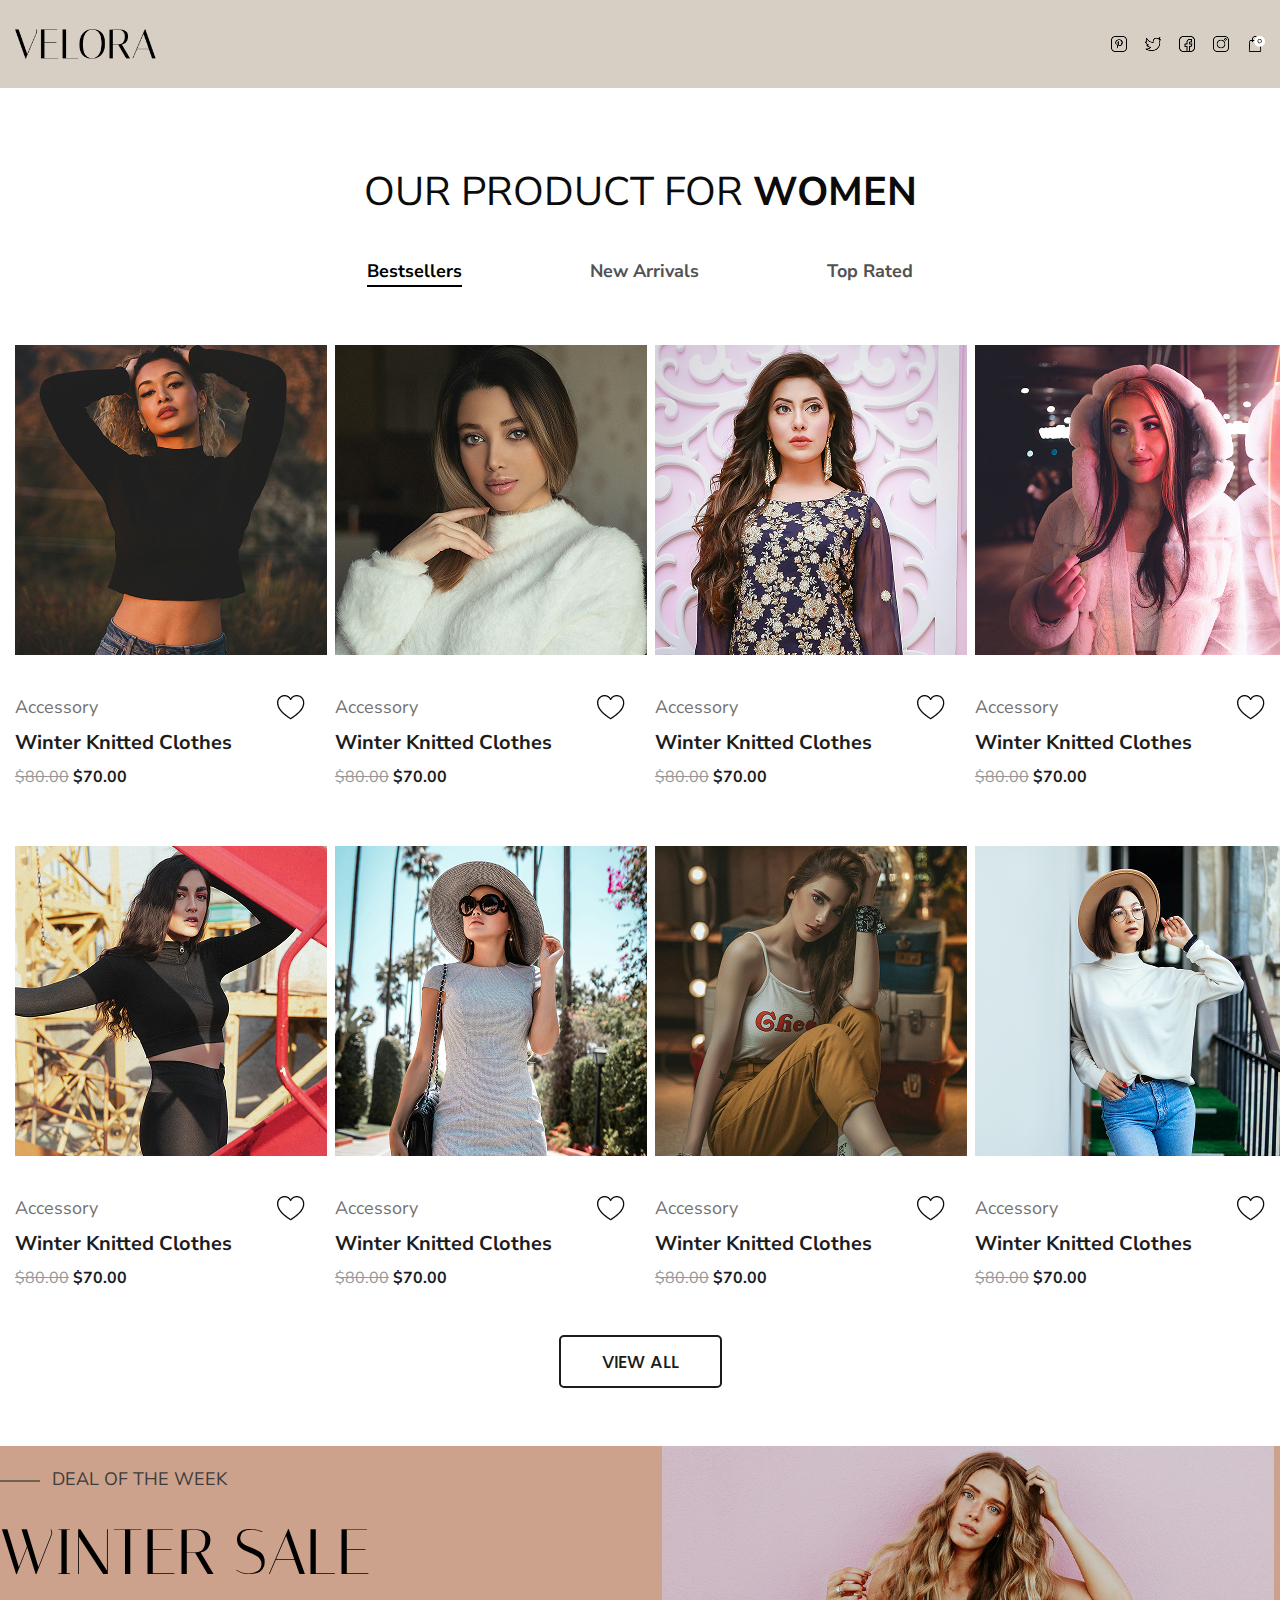
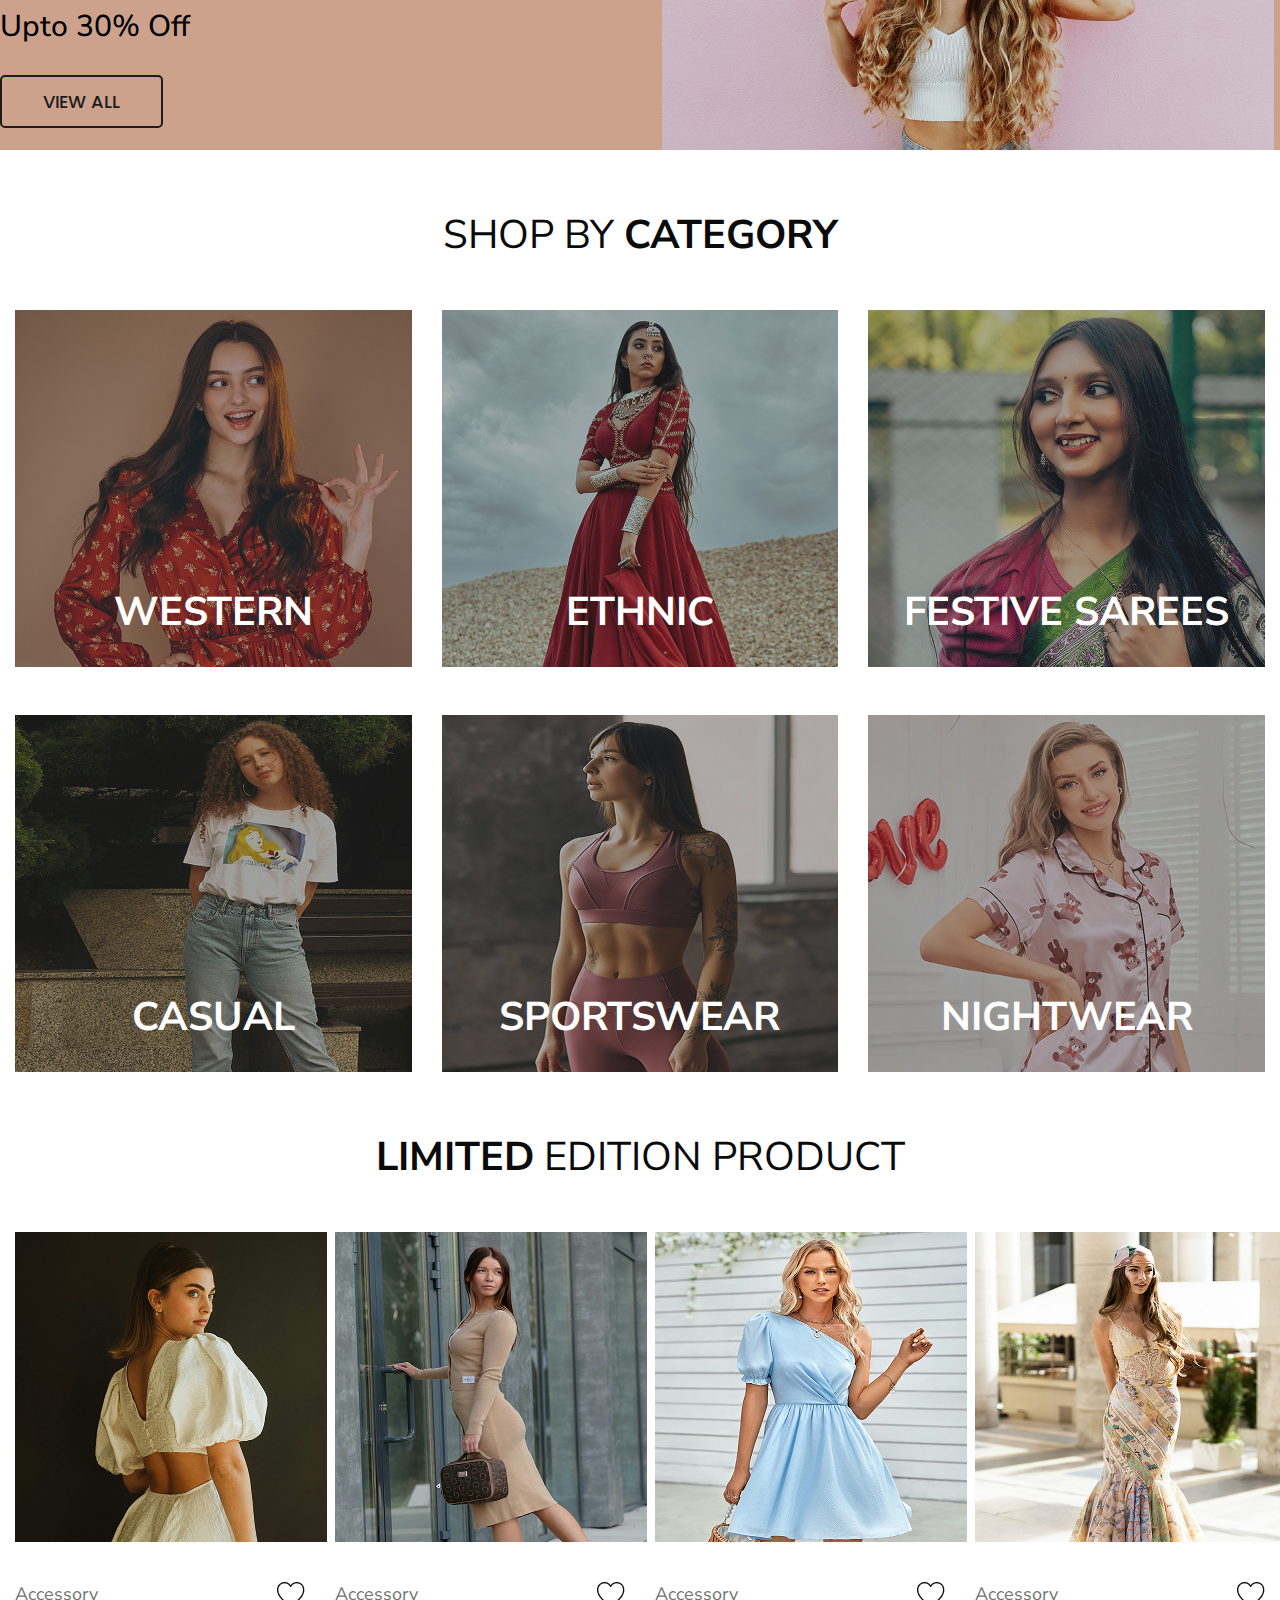
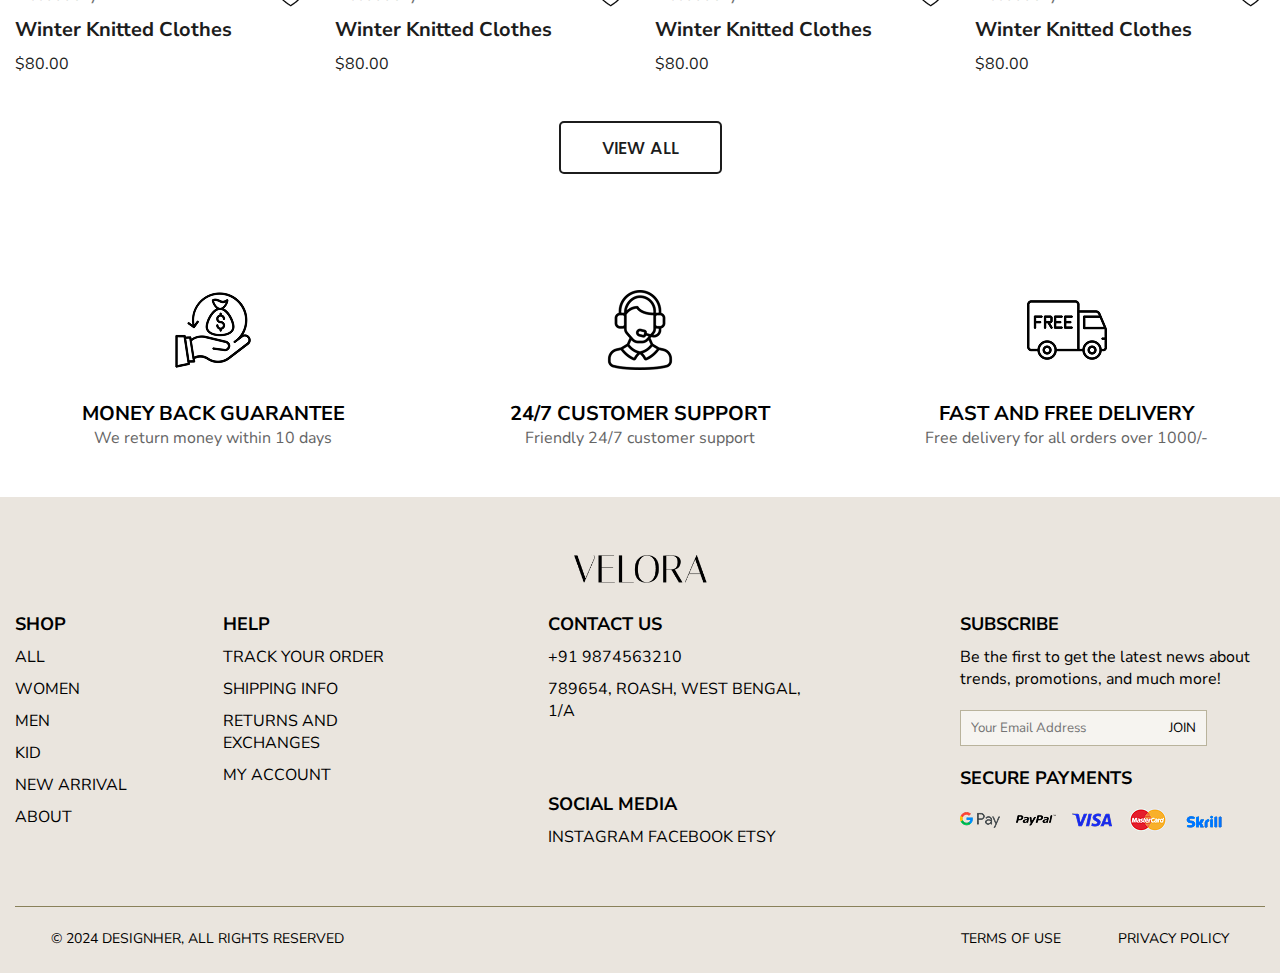
<file: women.html>
<!DOCTYPE html>
<html lang="en">

<head>
    <meta charset="UTF-8">
    <meta name="viewport" content="width=device-width, initial-scale=1.0">
    <title>VELORA</title>

    <!-- font awesome link -->
    <!-- <link rel="stylesheet" href="https://cdnjs.cloudflare.com/ajax/libs/font-awesome/7.0.1/css/all.min.css"> -->

    <!-- favicon link -->
    <link rel="apple-touch-icon" sizes="180x180" href="./favicon/apple-touch-icon.png">
    <link rel="icon" type="image/png" sizes="32/x32" href="./favicon/favicon-32x32.png">
    <link rel="icon" type="image/png" sizes="16x16" href="./favicon/favicon-16x16.png">
    <link rel="manifest" href="./favicon/site.webmanifest">

    <!-- css link -->
    <link rel="stylesheet" href="./css/women.css">
</head>

<body>
    <header>
        <div class="navbar">
            <div class="container">
                <nav>
                    <figure class="logo">
                        <img src="./images/logo.png" alt="logo">
                    </figure>
                    <div class="nav2">
                        <div class="fig">
                            <img src="./images/pinterest.png" alt="pinterest">
                            <img src="./images/twitter.png" alt="twitter">
                            <img src="./images/facebook.png" alt="facebook">
                            <img src="./images/instagram.png" alt="instagram">
                        </div>
                        <div class="fig">
                            <img src="./images/shopping-bag.png" alt="shopping-bag">
                        </div>
                    </div>
                </nav>
            </div>
        </div>
    </header>

    <main>
        <section class="opfw">
            <div class="container">
                <div class="content">
                    <h2>OUR PRODUCT FOR <strong>WOMEN</strong></h2>
                    <ul>
                        <li><a href="#" class="s1">Bestsellers</a></li>
                        <li><a href="#" class="s2">New Arrivals</a></li>
                        <li><a href="#" class="s2">Top Rated</a></li>
                    </ul>
                    <div class="row">
                        <div class="col col-25">
                            <div class="card">
                                <figure class="card-img">
                                    <img src="./images/women/opfw1.png" alt="opfw1">
                                </figure>
                                <div class="card-content">
                                    <div class="left">
                                        <p class="p1">Accessory</p>
                                        <p class="p2">Winter Knitted Clothes</p>
                                        <p class="p3">$80.00</p>
                                        <p class="p4">$70.00</p>
                                    </div>
                                    <div class="right">
                                        <img src="./images/heart1.png" alt="heart1">
                                    </div>
                                </div>
                            </div>
                        </div>
                        <div class="col col-25">
                            <div class="card">
                                <figure class="card-img">
                                    <img src="./images/women/opfw2.png" alt="opfw2">
                                </figure>
                                <div class="card-content">
                                    <div class="left">
                                        <p class="p1">Accessory</p>
                                        <p class="p2">Winter Knitted Clothes</p>
                                        <p class="p3">$80.00</p>
                                        <p class="p4">$70.00</p>
                                    </div>
                                    <div class="right">
                                        <img src="./images/heart1.png" alt="heart1">
                                    </div>
                                </div>
                            </div>
                        </div>
                        <div class="col col-25">
                            <div class="card">
                                <figure class="card-img">
                                    <img src="./images/women/opfw3.png" alt="opfw3">
                                </figure>
                                <div class="card-content">
                                    <div class="left">
                                        <p class="p1">Accessory</p>
                                        <p class="p2">Winter Knitted Clothes</p>
                                        <p class="p3">$80.00</p>
                                        <p class="p4">$70.00</p>
                                    </div>
                                    <div class="right">
                                        <img src="./images/heart1.png" alt="heart1">
                                    </div>
                                </div>
                            </div>
                        </div>
                        <div class="col col-25">
                            <div class="card">
                                <figure class="card-img">
                                    <img src="./images/women/opfw4.png" alt="opfw4">
                                </figure>
                                <div class="card-content">
                                    <div class="left">
                                        <p class="p1">Accessory</p>
                                        <p class="p2">Winter Knitted Clothes</p>
                                        <p class="p3">$80.00</p>
                                        <p class="p4">$70.00</p>
                                    </div>
                                    <div class="right">
                                        <img src="./images/heart1.png" alt="heart1">
                                    </div>
                                </div>
                            </div>
                        </div>
                        <div class="col col-25">
                            <div class="card">
                                <figure class="card-img">
                                    <img src="./images/women/opfw5.png" alt="opfw5">
                                </figure>
                                <div class="card-content">
                                    <div class="left">
                                        <p class="p1">Accessory</p>
                                        <p class="p2">Winter Knitted Clothes</p>
                                        <p class="p3">$80.00</p>
                                        <p class="p4">$70.00</p>
                                    </div>
                                    <div class="right">
                                        <img src="./images/heart1.png" alt="heart1">
                                    </div>
                                </div>
                            </div>
                        </div>
                        <div class="col col-25">
                            <div class="card">
                                <figure class="card-img">
                                    <img src="./images/women/opfw6.png" alt="opfw6">
                                </figure>
                                <div class="card-content">
                                    <div class="left">
                                        <p class="p1">Accessory</p>
                                        <p class="p2">Winter Knitted Clothes</p>
                                        <p class="p3">$80.00</p>
                                        <p class="p4">$70.00</p>
                                    </div>
                                    <div class="right">
                                        <img src="./images/heart1.png" alt="heart1">
                                    </div>
                                </div>
                            </div>
                        </div>
                        <div class="col col-25">
                            <div class="card">
                                <figure class="card-img">
                                    <img src="./images/women/opfw7.png" alt="opfw7">
                                </figure>
                                <div class="card-content">
                                    <div class="left">
                                        <p class="p1">Accessory</p>
                                        <p class="p2">Winter Knitted Clothes</p>
                                        <p class="p3">$80.00</p>
                                        <p class="p4">$70.00</p>
                                    </div>
                                    <div class="right">
                                        <img src="./images/heart1.png" alt="heart1">
                                    </div>
                                </div>
                            </div>
                        </div>
                        <div class="col col-25">
                            <div class="card">
                                <figure class="card-img">
                                    <img src="./images/women/opfw8.png" alt="opfw8">
                                </figure>
                                <div class="card-content">
                                    <div class="left">
                                        <p class="p1">Accessory</p>
                                        <p class="p2">Winter Knitted Clothes</p>
                                        <p class="p3">$80.00</p>
                                        <p class="p4">$70.00</p>
                                    </div>
                                    <div class="right">
                                        <img src="./images/heart1.png" alt="heart1">
                                    </div>
                                </div>
                            </div>
                        </div>
                    </div>
                    <p class="p11"><a href="#">VIEW ALL</a></p>
                </div>
            </div>
        </section>
        <section class="dotw">
            <!-- <div class="container"> -->
            <div class="content">
                <figure class="dotw-img">
                    <img src="./images/women/dotw.png" alt="dotw">
                </figure>
                <div class="text">
                    <p class="p1">Deal of the week</p>
                    <p class="p2">WINTER sale</p>
                    <p class="p3">Upto 30% Off</p>
                    <p class="p11"><a href="#">VIEW ALL</a></p>
                </div>
            </div>
            <!-- </div> -->
        </section>
        <section class="sbc">
            <div class="container">
                <div class="content">
                    <h2>shop by <strong>category</strong></h2>
                    <div class="row">
                        <div class="col col-33">
                            <div class="card">
                                <img src="./images/women/sbc1.png" alt="sbc1">
                                <p>WESTERN</p>
                            </div>
                        </div>
                        <div class="col col-33">
                            <div class="card">
                                <img src="./images/women/sbc2.png" alt="sbc2">
                                <p>ETHNIC</p>
                            </div>
                        </div>
                        <div class="col col-33">
                            <div class="card">
                                <img src="./images/women/sbc3.png" alt="sbc3">
                                <p>FESTIVE SAREES</p>
                            </div>
                        </div>
                        <div class="col col-33">
                            <div class="card">
                                <img src="./images/women/sbc4.png" alt="sbc4">
                                <p>CASUAL</p>
                            </div>
                        </div>
                        <div class="col col-33">
                            <div class="card">
                                <img src="./images/women/sbc5.png" alt="sbc5">
                                <p>SPORTSWEAR</p>
                            </div>
                        </div>
                        <div class="col col-33">
                            <div class="card">
                                <img src="./images/women/sbc6.png" alt="sbc6">
                                <p>NIGHTWEAR</p>
                            </div>
                        </div>
                    </div>
                </div>
            </div>
        </section>
        <section class="lep">
            <div class="container">
                <div class="content">
                    <h2><strong>limited</strong> edition product</h2>
                    <div class="row">
                        <div class="col col-25">
                            <div class="card">
                                <figure class="card-img">
                                    <img src="./images/women/lep1.png" alt="lep1">
                                </figure>
                                <div class="card-content">
                                    <div class="left">
                                        <p class="p1">Accessory</p>
                                        <p class="p2">Winter Knitted Clothes</p>
                                        <p class="p3">$80.00</p>
                                    </div>
                                    <div class="right">
                                        <img src="./images/heart1.png" alt="heart1">
                                    </div>
                                </div>
                            </div>
                        </div>
                        <div class="col col-25">
                            <div class="card">
                                <figure class="card-img">
                                    <img src="./images/women/lep2.png" alt="lep2">
                                </figure>
                                <div class="card-content">
                                    <div class="left">
                                        <p class="p1">Accessory</p>
                                        <p class="p2">Winter Knitted Clothes</p>
                                        <p class="p3">$80.00</p>
                                    </div>
                                    <div class="right">
                                        <img src="./images/heart1.png" alt="heart1">
                                    </div>
                                </div>
                            </div>
                        </div>
                        <div class="col col-25">
                            <div class="card">
                                <figure class="card-img">
                                    <img src="./images/women/lep3.png" alt="lep3">
                                </figure>
                                <div class="card-content">
                                    <div class="left">
                                        <p class="p1">Accessory</p>
                                        <p class="p2">Winter Knitted Clothes</p>
                                        <p class="p3">$80.00</p>
                                    </div>
                                    <div class="right">
                                        <img src="./images/heart1.png" alt="heart1">
                                    </div>
                                </div>
                            </div>
                        </div>
                        <div class="col col-25">
                            <div class="card">
                                <figure class="card-img">
                                    <img src="./images/women/lep4.png" alt="lep4">
                                </figure>
                                <div class="card-content">
                                    <div class="left">
                                        <p class="p1">Accessory</p>
                                        <p class="p2">Winter Knitted Clothes</p>
                                        <p class="p3">$80.00</p>
                                    </div>
                                    <div class="right">
                                        <img src="./images/heart1.png" alt="heart1">
                                    </div>
                                </div>
                            </div>
                        </div>
                    </div>
                    <p class="p11"><a href="#">VIEW ALL</a></p>
                </div>
            </div>
        </section>
        <section class="support">
            <div class="container">
                <div class="content">
                    <div class="row">
                        <div class="col col-33">
                            <div class="card">
                                <figure class="card-img">
                                    <img src="./images/support1.png" alt="support1">
                                </figure>
                                <div class="card-content">
                                    <h2>money back guarantee</h2>
                                    <p>We return money within 10 days</p>
                                </div>
                            </div>
                        </div>
                        <div class="col col-33">
                            <div class="card">
                                <figure class="card-img">
                                    <img src="./images/support2.png" alt="support2">
                                </figure>
                                <div class="card-content">
                                    <h2>24/7 customer support</h2>
                                    <p>Friendly 24/7 customer support</p>
                                </div>
                            </div>
                        </div>
                        <div class="col col-33">
                            <div class="card">
                                <figure class="card-img">
                                    <img src="./images/support3.png" alt="support3">
                                </figure>
                                <div class="card-content">
                                    <h2>Fast and free delivery</h2>
                                    <p>Free delivery for all orders over 1000/-</p>
                                </div>
                            </div>
                        </div>
                    </div>
                </div>
            </div>
        </section>
    </main>

    <footer>
        <div class="container">
            <div class="footer1">
                <img src="./images/logo.png" alt="footer-logo">
            </div>
            <div class="footer2">
                <div class="row">
                    <div class="col col-33">
                        <div class="row">
                            <div class="col-50 shop">
                                <h3>shop</h3>
                                <p><a href="#">all</a></p>
                                <p><a href="#">women</a></p>
                                <p><a href="#">men</a></p>
                                <p><a href="#">kid</a></p>
                                <p><a href="#">new arrival</a></p>
                                <p><a href="#">about</a></p>
                            </div>
                            <div class="col-50 help">
                                <h3>help</h3>
                                <p><a href="#">track your order</a></p>
                                <p><a href="#">shipping info</a></p>
                                <p><a href="#">returns and exchanges</a></p>
                                <p><a href="#">my account</a></p>
                            </div>
                        </div>
                    </div>
                    <div class="col col-33 contact">
                        <div class="row">
                            <div class="col">
                                <h3>contact us</h3>
                                <p><a href="#">+91 9874563210</a></p>
                                <p><a href="#">789654, roash, west bengal, 1/a</a></p>
                            </div>
                        </div>
                        <div class="row">
                            <div class="col social">
                                <h3>social media</h3>
                                <span><a href="#">Instagram</a></span>
                                <span><a href="#">facebook</a></span>
                                <span><a href="#">etsy</a></span>
                            </div>
                        </div>
                    </div>
                    <div class="col col-33 subscribe">
                        <div class="row">
                            <div class="col">
                                <h3>Subscribe</h3>
                                <p><a href="#">Be the first to get the latest news about trends, promotions, and much
                                        more!</a></p>
                            </div>
                            <form action="">
                                <input type="email" name="email" id="email" placeholder="Your Email Address">
                                <input type="submit" value="JOIN">
                            </form>
                        </div>
                        <div class="row">
                            <div class="col">
                                <h3>Secure Payments</h3>
                                <ul class="payments">
                                    <li><a href="#"><img src="./images/gpay.png" alt="gpay"></a></li>
                                    <li><a href="#"><img src="./images/Paypal.png" alt="Paypal"></a></li>
                                    <li><a href="#"><img src="./images/Visa.png" alt="Visa"></a></li>
                                    <li><a href="#"><img src="./images/master-card.png" alt="master-card"></a></li>
                                    <li><a href="#"><img src="./images/skrill.png" alt="skrill"></a></li>
                                </ul>
                            </div>
                        </div>
                    </div>
                </div>
            </div>
            <div class="footer3">
                <div class="p1">
                    <p>&copy; 2024 designher, <a href="#">all rights reserved</a></p>
                </div>
                <div class="p2">
                    <p><a href="#">terms of use</a></p>
                    <p><a href="#">privacy policy</a></p>
                </div>
            </div>
        </div>
    </footer>



    <script src="./js/script.js"></script>
</body>

</html>
</file>
<file: css/contact.css>
@import url('https://fonts.googleapis.com/css2?family=Inter:ital,opsz,wght@0,14..32,100..900;1,14..32,100..900&display=swap');
@import url('https://fonts.googleapis.com/css2?family=Nunito+Sans:ital,opsz,wght@0,6..12,200..1000;1,6..12,200..1000&display=swap');
@import url('https://fonts.googleapis.com/css2?family=Julius+Sans+One&display=swap');
@import url('https://fonts.googleapis.com/css2?family=Italiana&display=swap');
@import url('https://fonts.googleapis.com/css2?family=Poppins:ital,wght@0,100;0,200;0,300;0,400;0,500;0,600;0,700;0,800;0,900;1,100;1,200;1,300;1,400;1,500;1,600;1,700;1,800;1,900&display=swap');


* {
    margin: 0;
    padding: 0;
    box-sizing: border-box;
    font-family: "Nunito Sans", sans-serif;
}

/* body {
    background-color: #fff;
} */

/* common elenemts */
ul {
    list-style: none;
}

a {
    display: inline-block;
    text-decoration: none;
}

h2 {
    font-family: "Nunito Sans", sans-serif;
    color: #0B0B0B;
    text-align: center;
    font-size: 40px;
    font-weight: normal;
    text-transform: uppercase;
    position: relative;
    display: block;
}

/* common class */
.container {
    max-width: 1320px;
    width: 100%;
    margin: 0 auto;
    padding: 0 15px;
}

.row {
    display: flex;
    flex-wrap: wrap;
    margin: 0 -15px;
}

.col {
    padding: 0 15px;
}

.col-50 {
    width: 50%;
}

.col-33 {
    width: 33.33%;
}

.col-25 {
    width: 25%;
}

/* navbar */
.navbar {
    background-color: #D7CFC4;
    /* position: fixed;
    top: 0;
    left: 0;
    width: 100%;
    z-index: 111; */
}

nav {
    display: flex;
    justify-content: space-between;
    align-items: center;
    padding: 29px 0;
}

.navbar .nav2 {
    display: flex;
    justify-content: space-between;
    align-items: center;
    gap: 18px;
}

.navbar .fig {
    display: flex;
    justify-content: space-between;
    align-items: center;
    gap: 18px;
}

.navbar .logo {
    max-width: 141px;
    max-height: 32px;
    width: 100%;
    height: 100%;
    display: flex;
    justify-content: center;
    align-items: center;
}

.navbar .logo img {
    max-width: 141px;
    max-height: 32px;
    width: 100%;
    height: 100%;
}

/* more collection */
.mc .content {
    display: flex;
    flex-direction: row-reverse;
    align-items: center;
    background-color: #F6F4F0;
}

.mc .mc-img {
    position: relative;
    right: calc(-39.6vw + 40%);
    max-width: 40vw;
}

.mc img {
    width: 100%;
    height: auto;
    display: block;
}

.mc .text {
    max-width: 444px;
    width: 100%;
    margin-right: 345px;
}

.mc .p1 {
    color: #0B0B0B;
    font-size: 28px;
    font-weight: bold;
    margin-bottom: 17px;
    text-transform: uppercase;
    line-height: 22px;
}

.mc .p2 {
    color: #313130;
    font-size: 16px;
    margin-bottom: 61px;
}

.mc .group1 {
    max-width: 280px;
    display: flex;
    align-items: center;
    gap: 7px;
    padding-top: 14px;
    padding-bottom: 2px;
}

.mc .info span {
    color: #8E7D6B;
    font-size: 16px;
    line-height: 20px;
}

.mc .info p {
    border-bottom: 1px solid #8E7D6B;
    text-transform: uppercase;
    color: #313130;
    font-size: 18px;
    margin-left: 30px;
    padding-bottom: 14px;
}

.mc .info .mail {
    border-bottom: 1px solid #8E7D6B;
    text-transform:lowercase;
    color: #313130;
    font-size: 18px;
    margin-left: 30px;
    padding-bottom: 14px;
}
































/* footer */
footer {
    background-color: #EAE5DE;
}

.footer1 {
    display: flex;
    justify-content: center;
    align-items: center;
    padding: 58px 0 29px;
}

.footer1 img {
    max-width: 133px;
    /* max-height: 45px; */
    width: 100%;
    /* height: 100%; */
}

.footer2 {
    text-transform: uppercase;
    padding: 0px 15px 58px;
}

.footer2 .row {
    display: flex;
    justify-content: space-between;
    align-items: start;
}

.footer2 h3 {
    text-transform: uppercase;
    font-size: 18px;
    padding-bottom: 10px;
}

.footer2 p {
    font-size: 16px;
    padding-bottom: 10px;
}

.footer2 a {
    color: #000;
}

.footer2 .shop {
    max-width: 112px;
    width: 100%;
}

.footer2 .help {
    max-width: 215px;
    max-width: 100%;
}

.footer2 .contact {
    max-width: 310px;
    width: 100%;
}

.footer2 .contact .social {
    padding-top: 60px;
}

.footer2 .contact span {
    gap: 7px;
}

/* .footer2 .contact span a:hover {
    text-decoration: underline;
} */

.footer2 .subscribe {
    text-transform: none;
    max-width: 320px;
    width: 100%;
}

.footer2 .subscribe form {
    margin: 10px 15px 20px;
    font-size: 14px;
    background-color: #F6F4F0;
    border: 1px solid #B9B39C;
}

.footer2 form input {
    background-color: #F6F4F0;
    border: none;
    padding: 8px 10px;
}

.footer2 input[type="email"] {
    color: #4C4C4C;
}

.footer2 input[type="submit"] {
    color: #000;
    cursor: pointer;
}

.footer2 .payments {
    cursor: pointer;
    display: flex;
    justify-content: space-between;
    align-items: center;
    gap: 16px;
}

.footer2 .payments img {
    max-width: 40px;
    width: 100%;
    height: auto;
}

.footer3 {
    font-size: 14px;
    display: flex;
    justify-content: space-between;
    align-items: center;
    text-transform: uppercase;
    padding: 22px 36px 25px;
    border-top: 1px solid #89815A;
}

.footer3 a {
    color: #000;
}

.footer3 .p2 {
    display: flex;
    justify-content: space-evenly;
    align-items: center;
    gap: 57px;
}
</file>
<file: css/kid.css>
@import url('https://fonts.googleapis.com/css2?family=Inter:ital,opsz,wght@0,14..32,100..900;1,14..32,100..900&display=swap');
@import url('https://fonts.googleapis.com/css2?family=Nunito+Sans:ital,opsz,wght@0,6..12,200..1000;1,6..12,200..1000&display=swap');
@import url('https://fonts.googleapis.com/css2?family=Julius+Sans+One&display=swap');
@import url('https://fonts.googleapis.com/css2?family=Italiana&display=swap');
@import url('https://fonts.googleapis.com/css2?family=Poppins:ital,wght@0,100;0,200;0,300;0,400;0,500;0,600;0,700;0,800;0,900;1,100;1,200;1,300;1,400;1,500;1,600;1,700;1,800;1,900&display=swap');

@import url('mediaQuery.css');

* {
    margin: 0;
    padding: 0;
    box-sizing: border-box;
    font-family: "Nunito Sans", sans-serif;
}

/* body {
    background-color: #fff;
} */

/* common elenemts */
ul {
    list-style: none;
}

a {
    display: inline-block;
    text-decoration: none;
}

h2 {
    font-family: "Nunito Sans", sans-serif;
    color: #0B0B0B;
    text-align: center;
    font-size: 40px;
    font-weight: normal;
    text-transform: uppercase;
    position: relative;
    display: block;
}

/* common class */
.container {
    max-width: 1320px;
    width: 100%;
    margin: 0 auto;
    padding: 0 15px;
}

.row {
    display: flex;
    flex-wrap: wrap;
    margin: 0 -15px;
}

.col {
    padding: 0 15px;
}

.col-50 {
    width: 50%;
}

.col-33 {
    width: 33.33%;
}

.col-25 {
    width: 25%;
}

/* navbar */
.navbar {
    background-color: #D7CFC4;
    /* position: fixed;
    top: 0;
    left: 0;
    width: 100%;
    z-index: 111; */
}

nav {
    display: flex;
    justify-content: space-between;
    align-items: center;
    padding: 29px 0;
}

.navbar .nav2 {
    display: flex;
    justify-content: space-between;
    align-items: center;
    gap: 18px;
}

.navbar .fig {
    display: flex;
    justify-content: space-between;
    align-items: center;
    gap: 18px;
}

.navbar .logo {
    max-width: 141px;
    max-height: 32px;
    width: 100%;
    height: 100%;
    display: flex;
    justify-content: center;
    align-items: center;
}

.navbar .logo img {
    max-width: 141px;
    max-height: 32px;
    width: 100%;
    height: 100%;
}

/* opfw */
.opfw h2 {
    margin-top: 77px;
}

.opfw ul {
    display: flex;
    justify-content: center;
    gap: 128px;
    margin-top: 40px;
}

.opfw .s1 {
    color: #000;
    font-size: 18px;
    font-weight: bold;
    padding-bottom: 2px;
    border-bottom: 2px solid #000;
}

.opfw .s2 {
    color: #525252;
    font-size: 18px;
    font-weight: bold;
}

.opfw .card {
    margin-top: 58px;
}

.opfw .card-content {
    display: flex;
    justify-content: space-between;
    margin-top: 34px;
}

.opfw .left .p1 {
    color: #717171;
    font-size: 18px;
    font-weight: normal;
}

.opfw .left .p2 {
    color: #1C1C1C;
    font-size: 20px;
    font-weight: bold;
    margin-top: 10px;
}

.opfw .left .p3 {
    display: inline-block;
    color: #989898;
    font-size: 16px;
    font-weight: normal;
    text-decoration: line-through;
    margin-top: 10px;
}

.opfw .left .p4 {
    display: inline-block;
    color: #1C1C1C;
    font-size: 16px;
    font-weight: bold;
    margin-top: 10px;
}

.opfw .p11 {
    display: flex;
    justify-content: center;
    align-items: center;
}

.opfw .p11 a {
    font-family: "Poppins", sans-serif;
    color: #1C1C1C;
    font-size: 18px;
    font-weight: 500;
    padding: 11px 41px;
    border: 2px solid #1C1C1C;
    border-radius: 5px;
    margin: 46px 0 58px;
}

.opfw .p11 a:hover {
    color: #F6F4F0;
    background-color: #0B0B0B;
}

/* dotw */
.dotw .content {
    display: flex;
    flex-direction: row-reverse;
    align-items: center;
    background-color: #CDA28C;
}

.dotw .dotw-img {
    position: relative;
    right: calc(-48vw + 48.5%);
    max-width: 48vw;
}

.dotw img {
    width: 100%;
    height: auto;
    display: block;
}

.dotw .text {
    max-width: 468px;
    width: 100%;
    margin-right: 200px;
}

.dotw .p1 {
    text-transform: uppercase;
    color: #3B3B3B;
    font-size: 18px;
    margin-bottom: 24px;
}

.dotw .p1::before {
    content: "";
    display: inline-block;
    width: 40px;
    height: 2px;
    background-color: #6E6152;
    margin-right: 12px;
    vertical-align: middle;
}

.dotw .p2 {
    font-family: "Italiana", sans-serif;
    text-transform: uppercase;
    color: #000;
    font-size: 64px;
    margin-bottom: 16px;
}

.dotw .p3 {
    color: #000;
    font-size: 30px;
    font-weight: 500;
    margin-bottom: 28px;
}

.dotw .p11 a {
    font-family: "Poppins", sans-serif;
    color: #1C1C1C;
    font-size: 18px;
    font-weight: 500;
    padding: 11px 41px;
    border: 2px solid #1C1C1C;
    border-radius: 5px;
}

.dotw .p11 a:hover {
    color: #F6F4F0;
    background-color: #0B0B0B;
}

/* sbc */
.sbc h2 {
    margin-top: 58px;
}

.sbc .card {
    margin-top: 48px;
    position: relative;
    overflow: hidden;
}

.sbc .card img {
    object-fit: contain;
    display: block;
}

.sbc .card p {
    position: absolute;
    bottom: 28px;
    left: 50%;
    transform: translateX(-50%);
    color: #fff;
    font-size: 40px;
    font-weight: bold;
    max-width: 424px;
    width: 100%;
    text-align: center;
}

/* limited edition product */
.lep {
    margin: 58px 0;
}

.lep .card {
    margin-top: 48px;
}

.lep .card-content {
    display: flex;
    justify-content: space-between;
    margin-top: 34px;
}

.lep .left .p1 {
    color: #717171;
    font-size: 18px;
    font-weight: normal;
}

.lep .left .p2 {
    color: #1C1C1C;
    font-size: 20px;
    font-weight: bold;
    margin-top: 10px;
}

.lep .left .p3 {
    color: #1C1C1C;
    font-size: 16px;
    font-weight: normal;
    margin-top: 10px;
}

.lep .p11 {
    display: flex;
    justify-content: center;
    align-items: center;
}

.lep .p11 a {
    font-family: "Poppins", sans-serif;
    color: #1C1C1C;
    font-size: 18px;
    font-weight: 500;
    padding: 11px 41px;
    border: 2px solid #1C1C1C;
    border-radius: 5px;
    margin: 46px 0 58px;
}

.lep .p11 a:hover {
    color: #F6F4F0;
    background-color: #0B0B0B;
}

/* support */
.support {
    margin: 48px 0;
}

.support .card-img {
    display: flex;
    justify-content: center;
}

.support .card-content {
    margin-top: 30px;
}

.support h2 {
    color: #000;
    font-size: 20px;
    font-weight: bold;
    text-align: center;
}

.support p {
    color: #656565;
    font-size: 16px;
    font-weight: normal;
    text-align: center;
}

/* footer */
footer {
    background-color: #EAE5DE;
}

.footer1 {
    display: flex;
    justify-content: center;
    align-items: center;
    padding: 58px 0 29px;
}

.footer1 img {
    max-width: 133px;
    /* max-height: 45px; */
    width: 100%;
    /* height: 100%; */
}

.footer2 {
    text-transform: uppercase;
    padding: 0px 15px 58px;
}

.footer2 .row {
    display: flex;
    justify-content: space-between;
    align-items: start;
}

.footer2 h3 {
    text-transform: uppercase;
    font-size: 18px;
    padding-bottom: 10px;
}

.footer2 p {
    font-size: 16px;
    padding-bottom: 10px;
}

.footer2 a {
    color: #000;
}

.footer2 .shop {
    max-width: 112px;
    width: 100%;
}

.footer2 .help {
    max-width: 215px;
    max-width: 100%;
}

.footer2 .contact {
    max-width: 310px;
    width: 100%;
}

.footer2 .contact .social {
    padding-top: 60px;
}

.footer2 .contact span {
    gap: 7px;
}

/* .footer2 .contact span a:hover {
    text-decoration: underline;
} */

.footer2 .subscribe {
    text-transform: none;
    max-width: 320px;
    width: 100%;
}

.footer2 .subscribe form {
    margin: 10px 15px 20px;
    font-size: 14px;
    background-color: #F6F4F0;
    border: 1px solid #B9B39C;
}

.footer2 form input {
    background-color: #F6F4F0;
    border: none;
    padding: 8px 10px;
}

.footer2 input[type="email"] {
    color: #4C4C4C;
}

.footer2 input[type="submit"] {
    color: #000;
    cursor: pointer;
}

.footer2 .payments {
    cursor: pointer;
    display: flex;
    justify-content: space-between;
    align-items: center;
    gap: 16px;
}

.footer2 .payments img {
    max-width: 40px;
    width: 100%;
    height: auto;
}

.footer3 {
    font-size: 14px;
    display: flex;
    justify-content: space-between;
    align-items: center;
    text-transform: uppercase;
    padding: 22px 36px 25px;
    border-top: 1px solid #89815A;
}

.footer3 a {
    color: #000;
}

.footer3 .p2 {
    display: flex;
    justify-content: space-evenly;
    align-items: center;
    gap: 57px;
}
</file>
<file: css/men.css>
@import url('https://fonts.googleapis.com/css2?family=Inter:ital,opsz,wght@0,14..32,100..900;1,14..32,100..900&display=swap');
@import url('https://fonts.googleapis.com/css2?family=Nunito+Sans:ital,opsz,wght@0,6..12,200..1000;1,6..12,200..1000&display=swap');
@import url('https://fonts.googleapis.com/css2?family=Julius+Sans+One&display=swap');
@import url('https://fonts.googleapis.com/css2?family=Italiana&display=swap');
@import url('https://fonts.googleapis.com/css2?family=Poppins:ital,wght@0,100;0,200;0,300;0,400;0,500;0,600;0,700;0,800;0,900;1,100;1,200;1,300;1,400;1,500;1,600;1,700;1,800;1,900&display=swap');

@import url('mediaQuery.css');

* {
    margin: 0;
    padding: 0;
    box-sizing: border-box;
    font-family: "Nunito Sans", sans-serif;
}

/* body {
    background-color: #fff;
} */

/* common elenemts */
ul {
    list-style: none;
}

a {
    display: inline-block;
    text-decoration: none;
}

h2 {
    font-family: "Nunito Sans", sans-serif;
    color: #0B0B0B;
    text-align: center;
    font-size: 40px;
    font-weight: normal;
    text-transform: uppercase;
    position: relative;
    display: block;
}

/* common class */
.container {
    max-width: 1320px;
    width: 100%;
    margin: 0 auto;
    padding: 0 15px;
}

.row {
    display: flex;
    flex-wrap: wrap;
    margin: 0 -15px;
}

.col {
    padding: 0 15px;
}

.col-50 {
    width: 50%;
}

.col-33 {
    width: 33.33%;
}

.col-25 {
    width: 25%;
}

/* navbar */
.navbar {
    background-color: #D7CFC4;
    /* position: fixed;
    top: 0;
    left: 0;
    width: 100%;
    z-index: 111; */
}

nav {
    display: flex;
    justify-content: space-between;
    align-items: center;
    padding: 29px 0;
}

.navbar .nav2 {
    display: flex;
    justify-content: space-between;
    align-items: center;
    gap: 18px;
}

.navbar .fig {
    display: flex;
    justify-content: space-between;
    align-items: center;
    gap: 18px;
}

.navbar .logo {
    max-width: 141px;
    max-height: 32px;
    width: 100%;
    height: 100%;
    display: flex;
    justify-content: center;
    align-items: center;
}

.navbar .logo img {
    max-width: 141px;
    max-height: 32px;
    width: 100%;
    height: 100%;
}

/* opfw */
.opfw h2 {
    margin-top: 77px;
}

.opfw ul {
    display: flex;
    justify-content: center;
    gap: 128px;
    margin-top: 40px;
}

.opfw .s1 {
    color: #000;
    font-size: 18px;
    font-weight: bold;
    padding-bottom: 2px;
    border-bottom: 2px solid #000;
}

.opfw .s2 {
    color: #525252;
    font-size: 18px;
    font-weight: bold;
}

.opfw .card {
    margin-top: 58px;
}

.opfw .card-content {
    display: flex;
    justify-content: space-between;
    margin-top: 34px;
}

.opfw .left .p1 {
    color: #717171;
    font-size: 18px;
    font-weight: normal;
}

.opfw .left .p2 {
    color: #1C1C1C;
    font-size: 20px;
    font-weight: bold;
    margin-top: 10px;
}

.opfw .left .p3 {
    display: inline-block;
    color: #989898;
    font-size: 16px;
    font-weight: normal;
    text-decoration: line-through;
    margin-top: 10px;
}

.opfw .left .p4 {
    display: inline-block;
    color: #1C1C1C;
    font-size: 16px;
    font-weight: bold;
    margin-top: 10px;
}

.opfw .p11 {
    display: flex;
    justify-content: center;
    align-items: center;
}

.opfw .p11 a {
    font-family: "Poppins", sans-serif;
    color: #1C1C1C;
    font-size: 18px;
    font-weight: 500;
    padding: 11px 41px;
    border: 2px solid #1C1C1C;
    border-radius: 5px;
    margin: 46px 0 58px;
}

.opfw .p11 a:hover {
    color: #F6F4F0;
    background-color: #0B0B0B;
}

/* dotw */
.dotw .content {
    display: flex;
    flex-direction: row-reverse;
    align-items: center;
    background-color: #CDA28C;
}

.dotw .dotw-img {
    position: relative;
    right: calc(-48vw + 48.5%);
    max-width: 48vw;
}

.dotw img {
    width: 100%;
    height: auto;
    display: block;
}

.dotw .text {
    max-width: 468px;
    width: 100%;
    margin-right: 200px;
}

.dotw .p1 {
    text-transform: uppercase;
    color: #3B3B3B;
    font-size: 18px;
    margin-bottom: 24px;
}

.dotw .p1::before {
    content: "";
    display: inline-block;
    width: 40px;
    height: 2px;
    background-color: #6E6152;
    margin-right: 12px;
    vertical-align: middle;
}

.dotw .p2 {
    font-family: "Italiana", sans-serif;
    text-transform: uppercase;
    color: #000;
    font-size: 64px;
    margin-bottom: 16px;
}

.dotw .p3 {
    color: #000;
    font-size: 30px;
    font-weight: 500;
    margin-bottom: 28px;
}

.dotw .p11 a {
    font-family: "Poppins", sans-serif;
    color: #1C1C1C;
    font-size: 18px;
    font-weight: 500;
    padding: 11px 41px;
    border: 2px solid #1C1C1C;
    border-radius: 5px;
}

.dotw .p11 a:hover {
    color: #F6F4F0;
    background-color: #0B0B0B;
}

/* sbc */
.sbc h2 {
    margin-top: 58px;
}

.sbc .card {
    margin-top: 48px;
    position: relative;
    overflow: hidden;
}

.sbc .card img {
    object-fit: contain;
    display: block;
}

.sbc .card p {
    position: absolute;
    bottom: 28px;
    left: 50%;
    transform: translateX(-50%);
    color: #fff;
    font-size: 40px;
    font-weight: bold;
    max-width: 424px;
    width: 100%;
    text-align: center;
}

/* limited edition product */
.lep {
    margin: 58px 0;
}

.lep .card {
    margin-top: 48px;
}

.lep .card-content {
    display: flex;
    justify-content: space-between;
    margin-top: 34px;
}

.lep .left .p1 {
    color: #717171;
    font-size: 18px;
    font-weight: normal;
}

.lep .left .p2 {
    color: #1C1C1C;
    font-size: 20px;
    font-weight: bold;
    margin-top: 10px;
}

.lep .left .p3 {
    color: #1C1C1C;
    font-size: 16px;
    font-weight: normal;
    margin-top: 10px;
}

.lep .p11 {
    display: flex;
    justify-content: center;
    align-items: center;
}

.lep .p11 a {
    font-family: "Poppins", sans-serif;
    color: #1C1C1C;
    font-size: 18px;
    font-weight: 500;
    padding: 11px 41px;
    border: 2px solid #1C1C1C;
    border-radius: 5px;
    margin: 46px 0 58px;
}

.lep .p11 a:hover {
    color: #F6F4F0;
    background-color: #0B0B0B;
}

/* support */
.support {
    margin: 48px 0;
}

.support .card-img {
    display: flex;
    justify-content: center;
}

.support .card-content {
    margin-top: 30px;
}

.support h2 {
    color: #000;
    font-size: 20px;
    font-weight: bold;
    text-align: center;
}

.support p {
    color: #656565;
    font-size: 16px;
    font-weight: normal;
    text-align: center;
}

/* footer */
footer {
    background-color: #EAE5DE;
}

.footer1 {
    display: flex;
    justify-content: center;
    align-items: center;
    padding: 58px 0 29px;
}

.footer1 img {
    max-width: 133px;
    /* max-height: 45px; */
    width: 100%;
    /* height: 100%; */
}

.footer2 {
    text-transform: uppercase;
    padding: 0px 15px 58px;
}

.footer2 .row {
    display: flex;
    justify-content: space-between;
    align-items: start;
}

.footer2 h3 {
    text-transform: uppercase;
    font-size: 18px;
    padding-bottom: 10px;
}

.footer2 p {
    font-size: 16px;
    padding-bottom: 10px;
}

.footer2 a {
    color: #000;
}

.footer2 .shop {
    max-width: 112px;
    width: 100%;
}

.footer2 .help {
    max-width: 215px;
    max-width: 100%;
}

.footer2 .contact {
    max-width: 310px;
    width: 100%;
}

.footer2 .contact .social {
    padding-top: 60px;
}

.footer2 .contact span {
    gap: 7px;
}

/* .footer2 .contact span a:hover {
    text-decoration: underline;
} */

.footer2 .subscribe {
    text-transform: none;
    max-width: 320px;
    width: 100%;
}

.footer2 .subscribe form {
    margin: 10px 15px 20px;
    font-size: 14px;
    background-color: #F6F4F0;
    border: 1px solid #B9B39C;
}

.footer2 form input {
    background-color: #F6F4F0;
    border: none;
    padding: 8px 10px;
}

.footer2 input[type="email"] {
    color: #4C4C4C;
}

.footer2 input[type="submit"] {
    color: #000;
    cursor: pointer;
}

.footer2 .payments {
    cursor: pointer;
    display: flex;
    justify-content: space-between;
    align-items: center;
    gap: 16px;
}

.footer2 .payments img {
    max-width: 40px;
    width: 100%;
    height: auto;
}

.footer3 {
    font-size: 14px;
    display: flex;
    justify-content: space-between;
    align-items: center;
    text-transform: uppercase;
    padding: 22px 36px 25px;
    border-top: 1px solid #89815A;
}

.footer3 a {
    color: #000;
}

.footer3 .p2 {
    display: flex;
    justify-content: space-evenly;
    align-items: center;
    gap: 57px;
}
</file>
<file: css/shop.css>
@import url('https://fonts.googleapis.com/css2?family=Inter:ital,opsz,wght@0,14..32,100..900;1,14..32,100..900&display=swap');
@import url('https://fonts.googleapis.com/css2?family=Nunito+Sans:ital,opsz,wght@0,6..12,200..1000;1,6..12,200..1000&display=swap');
@import url('https://fonts.googleapis.com/css2?family=Julius+Sans+One&display=swap');
@import url('https://fonts.googleapis.com/css2?family=Italiana&display=swap');
@import url('https://fonts.googleapis.com/css2?family=Poppins:ital,wght@0,100;0,200;0,300;0,400;0,500;0,600;0,700;0,800;0,900;1,100;1,200;1,300;1,400;1,500;1,600;1,700;1,800;1,900&display=swap');

@import url('mediaQuery.css');

* {
    margin: 0;
    padding: 0;
    box-sizing: border-box;
    font-family: "Nunito Sans", sans-serif;
}

/* common elenemts */
ul {
    list-style: none;
}

a {
    display: inline-block;
    text-decoration: none;
}

h2 {
    font-family: "Nunito Sans", sans-serif;
    text-align: center;
    position: relative;
    display: block;
}

/* common class */
.container {
    max-width: 1320px;
    width: 100%;
    margin: 0 auto;
    padding: 0 15px;
}

.row {
    display: flex;
    flex-wrap: wrap;
    margin: 0 -15px;
}

.col {
    padding: 0 15px;
}

.col-75 {
    width: 75%;
}

.col-50 {
    width: 50%;
}

.col-33 {
    width: 33.33%;
}

.col-25 {
    width: 25%;
}

.col-16 {
    width: 16.66%;
}

/* header done */
/* navbar */
.navbar {
    background-color: #D7CFC4;
    /* position: fixed;
    top: 0;
    left: 0;
    width: 100%;
    z-index: 111; */
}

nav {
    display: flex;
    justify-content: space-between;
    align-items: center;
    padding: 29px 0;
}

.navbar .nav2 {
    display: flex;
    justify-content: space-between;
    align-items: center;
    gap: 18px;
}

.navbar .fig {
    display: flex;
    justify-content: space-between;
    align-items: center;
    gap: 18px;
}

.navbar .logo {
    max-width: 141px;
    max-height: 32px;
    width: 100%;
    height: 100%;
    display: flex;
    justify-content: center;
    align-items: center;
}

.navbar .logo img {
    max-width: 141px;
    max-height: 32px;
    width: 100%;
    height: 100%;
}

/* top done */
/* top */
.top {
    margin-top: 58px;
    display: flex;
    justify-content: center;
    align-items: center;
    margin-bottom: 64px;
}

.top h2 {
    color: #000;
    font-size: 18px;
    font-weight: bold;
    text-align: center;
    margin-top: 14px;
}

/* product */
.product .sidebar {
    max-width: 270px;
    width: 100%;
}

.product .sidebar .search {
    display: flex;
    justify-content: center;
    align-items: center;
    gap: 80px;
    color: #8F8F8F;
    border: 1px solid #D9D9D9;
    border-radius: 5px;
    padding: 14px 20px;
    cursor: text;
}

.product .sidebar .search input {
    border: none;
    font-family: "Nunito Sans", sans-serif;
    font-size: 14px;
}

.product .sidebar .filter h2 {
    color: #0B0B0B;
    font-size: 18px;
    text-align: left;
    text-transform: uppercase;
    font-weight: 600;
    padding-top: 40px;
    padding-bottom: 10px;
    border-bottom: 0.73px solid #A3A3A3;
}

.product .sidebar .filter h3 {
    color: #1C1C1C;
    font-size: 15px;
    text-align: left;
    font-weight: 600;
    padding: 22px 0 12px;
}

.product .sidebar .filter .gender,
.product .sidebar .filter .categories,
.product .sidebar .filter .price,
.product .sidebar .filter .type,
.product .sidebar .filter .colors,
.product .sidebar .filter .brand {
    padding-bottom: 10px;
    border-bottom: 0.73px solid #A3A3A3;
}

.product .sidebar .filter .gender {
    display: flex;
    flex-direction: column;
    padding: 22px 0;
    gap: 14px;
}

.product .sidebar .filter .gender label {
    display: flex;
    align-items: center;
    font-size: 14px;
    gap: 7px;
    cursor: pointer;
}

.product .sidebar .filter .item {
    color: #353535;
    font-size: 14px;
    display: flex;
    justify-content: space-between;
    align-items: center;
    padding-bottom: 14px;
    cursor: pointer;
}

.product .sidebar .filter .item a {
    color: #353535;
}

.product .sidebar .filter .item a:hover {
    color: #4e4e4e;
}

.product .sidebar .filter .item input {
    margin-right: 7px;
}

.product .sidebar .filter .item .count {
    font-size: 12px;
    color: #969696;
}

.product .sidebar .filter .item1 {
    padding: 22px 0;
    cursor: pointer;
    border-bottom: 1px solid #A3A3A3;
}

.product .sidebar .filter .colors {
    display: flex;
    gap: 15px;
    padding: 3px 0 22px;
}

.product .sidebar .filter .color {
    width: 22px;
    height: 22px;
    border-radius: 50%;
    border: 1px solid #DAD1B9;
    cursor: pointer;
}

.product .sidebar .filter .color1 {
    width: 20px;
    height: 20px;
    border-radius: 50%;
    background-color: #BA4747;
    cursor: pointer;
}

.product .sidebar .filter .color2 {
    width: 20px;
    height: 20px;
    border-radius: 50%;
    background-color: #4780BA;
    cursor: pointer;
}

.product .sidebar .filter .color3 {
    width: 20px;
    height: 20px;
    border-radius: 50%;
    background-color: #B147BA;
    cursor: pointer;
}

.product .sidebar .filter .color4 {
    width: 20px;
    height: 20px;
    border-radius: 50%;
    background-color: #EED219;
    cursor: pointer;
}

.product .sidebar .filter .color5 {
    width: 20px;
    height: 20px;
    border-radius: 50%;
    background-color: #B2BA47;
    cursor: pointer;
}

.product .sidebar .filter .color6 {
    width: 20px;
    height: 20px;
    border-radius: 50%;
    background-color: #4B4B4B;
    cursor: pointer;
}

.product .sidebar .filter .color7 {
    width: 20px;
    height: 20px;
    border-radius: 50%;
    background-color: #8B6D6D;
    cursor: pointer;
}

.product .sidebar .filter .color8 {
    width: 20px;
    height: 20px;
    border-radius: 50%;
    background-color: #EFE6CE;
    cursor: pointer;
}

.price-range {
    width: 270px;
    margin: 60px auto;
}

.price-range label {
    font-size: 16px;
    color: #111;
    display: block;
    margin-bottom: 12px;
}

.slider {
    position: relative;
    height: 6px;
}

.slider-track {
    position: absolute;
    height: 4px;
    width: 100%;
    background: #ccc;
    border-radius: 2px;
}

.slider-range {
    position: absolute;
    height: 4px;
    background: #999;
    border-radius: 2px;
}

.range-input {
    position: relative;
}

input[type="range"] {
    position: absolute;
    width: 100%;
    height: 4px;
    background: none;
    pointer-events: none;
    appearance: none;
    -webkit-appearance: none;
    -moz-appearance: none;
}

input[type="range"]::-webkit-slider-thumb {
    pointer-events: all;
    width: 16px;
    height: 16px;
    border-radius: 50%;
    background: #888;
    border: 2px solid #fff;
    box-shadow: 0 0 2px rgba(0, 0, 0, 0.3);
    -webkit-appearance: none;
    cursor: pointer;
}

input[type="range"]::-moz-range-thumb {
    pointer-events: all;
    width: 16px;
    height: 16px;
    border-radius: 50%;
    background: #888;
    border: 2px solid #fff;
    cursor: pointer;
}

.price-values {
    display: flex;
    justify-content: space-between;
    font-size: 12px;
    color: #9E9E9E;
    padding-top: 5px;
    padding-bottom: 12px;
}

.product .sort {
    display: flex;
    justify-content: flex-end;
    align-items: center;
    font-size: 14px;
    gap: 18px;
    color: #777777;
    padding-bottom: 34px;
}

.product .sort select {
    padding: 13px 6px 13px 15px;
    color: #777777;
    font-size: 12px;
    background-color: #E5E4E2;
    max-width: 310px;
    width: 100%;
    border: none;
    border-radius: 5px;
}

.product .cards {
    display: flex;
    flex-wrap: wrap;
    justify-content: space-between;
    gap: 20px;
    border-top: 1px solid #A3A3A3;
}

.product .card {
    margin-top: 48px;
    flex: 1 1 calc(33.33% - 15px);
    max-width: 264px;
}

.product .card-img {
    width: 100%;
    height: auto;
    object-fit: cover;
}

.product .card-content {
    display: flex;
    justify-content: space-between;
    margin-top: 26px;
}

.product .left .p1 {
    color: #717171;
    font-size: 18px;
    font-weight: normal;
}

.product .left .p2 {
    color: #1C1C1C;
    font-size: 20px;
    font-weight: bold;
    margin-top: 10px;
}

.product .left .p3 {
    display: inline-block;
    color: #989898;
    font-size: 16px;
    font-weight: normal;
    text-decoration: line-through;
    margin-top: 10px;
}

.product .left .p4 {
    display: inline-block;
    color: #1C1C1C;
    font-size: 16px;
    font-weight: bold;
    margin-top: 10px;
}

.product .pagination {
    display: flex;
    justify-content: center;
    border-radius: 5px;
    margin-top: 49px;
    margin-bottom: 58px;
    gap: 6px;
    border: 1px solid #D9D9D9;
    padding: 18px;
}

.product .pagination a {
    padding: 2px 9px;
    text-decoration: none;
    color: #000;
    font-size: 16px;
    font-weight: 600;

}

.product .pagination a:nth-child(2) {
    border: 1px solid #D9D9D9;
    border-radius: 5px;

}


































































/* footer done */
/* footer */
footer {
    background-color: #EAE5DE;
}

.footer1 {
    display: flex;
    justify-content: center;
    align-items: center;
    padding: 58px 0 29px;
}

.footer1 img {
    max-width: 133px;
    /* max-height: 45px; */
    width: 100%;
    /* height: 100%; */
}

.footer2 {
    text-transform: uppercase;
    padding: 0px 15px 58px;
}

.footer2 .row {
    display: flex;
    justify-content: space-between;
    align-items: start;
}

.footer2 h3 {
    text-transform: uppercase;
    font-size: 18px;
    padding-bottom: 10px;
}

.footer2 p {
    font-size: 16px;
    padding-bottom: 10px;
}

.footer2 a {
    color: #000;
}

.footer2 .shop {
    max-width: 112px;
    width: 100%;
}

.footer2 .help {
    max-width: 215px;
    max-width: 100%;
}

.footer2 .contact {
    max-width: 310px;
    width: 100%;
}

.footer2 .contact .social {
    padding-top: 60px;
}

.footer2 .contact span {
    gap: 7px;
}

/* .footer2 .contact span a:hover {
    text-decoration: underline;
} */

.footer2 .subscribe {
    text-transform: none;
    max-width: 320px;
    width: 100%;
}

.footer2 .subscribe form {
    margin: 10px 15px 20px;
    font-size: 14px;
    background-color: #F6F4F0;
    border: 1px solid #B9B39C;
}

.footer2 form input {
    background-color: #F6F4F0;
    border: none;
    padding: 8px 10px;
}

.footer2 input[type="email"] {
    color: #4C4C4C;
}

.footer2 input[type="submit"] {
    color: #000;
    cursor: pointer;
}

.footer2 .payments {
    cursor: pointer;
    display: flex;
    justify-content: space-between;
    align-items: center;
    gap: 16px;
}

.footer2 .payments img {
    max-width: 40px;
    width: 100%;
    height: auto;
}

.footer3 {
    font-size: 14px;
    display: flex;
    justify-content: space-between;
    align-items: center;
    text-transform: uppercase;
    padding: 22px 36px 25px;
    border-top: 1px solid #89815A;
}

.footer3 a {
    color: #000;
}

.footer3 .p2 {
    display: flex;
    justify-content: space-evenly;
    align-items: center;
    gap: 57px;
}
</file>
<file: css/women.css>
@import url('https://fonts.googleapis.com/css2?family=Inter:ital,opsz,wght@0,14..32,100..900;1,14..32,100..900&display=swap');
@import url('https://fonts.googleapis.com/css2?family=Nunito+Sans:ital,opsz,wght@0,6..12,200..1000;1,6..12,200..1000&display=swap');
@import url('https://fonts.googleapis.com/css2?family=Julius+Sans+One&display=swap');
@import url('https://fonts.googleapis.com/css2?family=Italiana&display=swap');
@import url('https://fonts.googleapis.com/css2?family=Poppins:ital,wght@0,100;0,200;0,300;0,400;0,500;0,600;0,700;0,800;0,900;1,100;1,200;1,300;1,400;1,500;1,600;1,700;1,800;1,900&display=swap');

@import url('mediaQuery.css');

* {
    margin: 0;
    padding: 0;
    box-sizing: border-box;
    font-family: "Nunito Sans", sans-serif;
}

/* body {
    background-color: #fff;
} */

/* common elenemts */
ul {
    list-style: none;
}

a {
    display: inline-block;
    text-decoration: none;
}

h2 {
    font-family: "Nunito Sans", sans-serif;
    color: #0B0B0B;
    text-align: center;
    font-size: 40px;
    font-weight: normal;
    text-transform: uppercase;
    position: relative;
    display: block;
}

/* common class */
.container {
    max-width: 1320px;
    width: 100%;
    margin: 0 auto;
    padding: 0 15px;
}

.row {
    display: flex;
    flex-wrap: wrap;
    margin: 0 -15px;
}

.col {
    padding: 0 15px;
}

.col-50 {
    width: 50%;
}

.col-33 {
    width: 33.33%;
}

.col-25 {
    width: 25%;
}

/* navbar */
.navbar {
    background-color: #D7CFC4;
    /* position: fixed;
    top: 0;
    left: 0;
    width: 100%;
    z-index: 111; */
}

nav {
    display: flex;
    justify-content: space-between;
    align-items: center;
    padding: 29px 0;
}

.navbar .nav2 {
    display: flex;
    justify-content: space-between;
    align-items: center;
    gap: 18px;
}

.navbar .fig {
    display: flex;
    justify-content: space-between;
    align-items: center;
    gap: 18px;
}

.navbar .logo {
    max-width: 141px;
    max-height: 32px;
    width: 100%;
    height: 100%;
    display: flex;
    justify-content: center;
    align-items: center;
}

.navbar .logo img {
    max-width: 141px;
    max-height: 32px;
    width: 100%;
    height: 100%;
}

/* opfw */
.opfw h2 {
    margin-top: 77px;
}

.opfw ul {
    display: flex;
    justify-content: center;
    gap: 128px;
    margin-top: 40px;
}

.opfw .s1 {
    color: #000;
    font-size: 18px;
    font-weight: bold;
    padding-bottom: 2px;
    border-bottom: 2px solid #000;
}

.opfw .s2 {
    color: #525252;
    font-size: 18px;
    font-weight: bold;
}

.opfw .card {
    margin-top: 58px;
}

.opfw .card-content {
    display: flex;
    justify-content: space-between;
    margin-top: 34px;
}

.opfw .left .p1 {
    color: #717171;
    font-size: 18px;
    font-weight: normal;
}

.opfw .left .p2 {
    color: #1C1C1C;
    font-size: 20px;
    font-weight: bold;
    margin-top: 10px;
}

.opfw .left .p3 {
    display: inline-block;
    color: #989898;
    font-size: 16px;
    font-weight: normal;
    text-decoration: line-through;
    margin-top: 10px;
}

.opfw .left .p4 {
    display: inline-block;
    color: #1C1C1C;
    font-size: 16px;
    font-weight: bold;
    margin-top: 10px;
}

.opfw .p11 {
    display: flex;
    justify-content: center;
    align-items: center;
}

.opfw .p11 a {
    font-family: "Poppins", sans-serif;
    color: #1C1C1C;
    font-size: 18px;
    font-weight: 500;
    padding: 11px 41px;
    border: 2px solid #1C1C1C;
    border-radius: 5px;
    margin: 46px 0 58px;
}

.opfw .p11 a:hover {
    color: #F6F4F0;
    background-color: #0B0B0B;
}

/* dotw */
.dotw .content {
    display: flex;
    flex-direction: row-reverse;
    align-items: center;
    background-color: #CDA28C;
}

.dotw .dotw-img {
    position: relative;
    right: calc(-48vw + 48.5%);
    max-width: 48vw;
}

.dotw img {
    width: 100%;
    height: auto;
    display: block;
}

.dotw .text {
    max-width: 468px;
    width: 100%;
    margin-right: 200px;
}

.dotw .p1 {
    text-transform: uppercase;
    color: #3B3B3B;
    font-size: 18px;
    margin-bottom: 24px;
}

.dotw .p1::before {
    content: "";
    display: inline-block;
    width: 40px;
    height: 2px;
    background-color: #6E6152;
    margin-right: 12px;
    vertical-align: middle;
}

.dotw .p2 {
    font-family: "Italiana", sans-serif;
    text-transform: uppercase;
    color: #000;
    font-size: 64px;
    margin-bottom: 16px;
}

.dotw .p3 {
    color: #000;
    font-size: 30px;
    font-weight: 500;
    margin-bottom: 28px;
}

.dotw .p11 a {
    font-family: "Poppins", sans-serif;
    color: #1C1C1C;
    font-size: 18px;
    font-weight: 500;
    padding: 11px 41px;
    border: 2px solid #1C1C1C;
    border-radius: 5px;
}

.dotw .p11 a:hover {
    color: #F6F4F0;
    background-color: #0B0B0B;
}

/* sbc */
.sbc h2 {
    margin-top: 58px;
}

.sbc .card {
    margin-top: 48px;
    position: relative;
    overflow: hidden;
}

.sbc .card img {
    object-fit: contain;
    display: block;
}

.sbc .card p {
    position: absolute;
    bottom: 28px;
    left: 50%;
    transform: translateX(-50%);
    color: #fff;
    font-size: 40px;
    font-weight: bold;
    max-width: 424px;
    width: 100%;
    text-align: center;
}

/* limited edition product */
.lep {
    margin: 58px 0;
}

.lep .card {
    margin-top: 48px;
}

.lep .card-content {
    display: flex;
    justify-content: space-between;
    margin-top: 34px;
}

.lep .left .p1 {
    color: #717171;
    font-size: 18px;
    font-weight: normal;
}

.lep .left .p2 {
    color: #1C1C1C;
    font-size: 20px;
    font-weight: bold;
    margin-top: 10px;
}

.lep .left .p3 {
    color: #1C1C1C;
    font-size: 16px;
    font-weight: normal;
    margin-top: 10px;
}

.lep .p11 {
    display: flex;
    justify-content: center;
    align-items: center;
}

.lep .p11 a {
    font-family: "Poppins", sans-serif;
    color: #1C1C1C;
    font-size: 18px;
    font-weight: 500;
    padding: 11px 41px;
    border: 2px solid #1C1C1C;
    border-radius: 5px;
    margin: 46px 0 58px;
}

.lep .p11 a:hover {
    color: #F6F4F0;
    background-color: #0B0B0B;
}

/* support */
.support {
    margin: 48px 0;
}

.support .card-img {
    display: flex;
    justify-content: center;
}

.support .card-content {
    margin-top: 30px;
}

.support h2 {
    color: #000;
    font-size: 20px;
    font-weight: bold;
    text-align: center;
}

.support p {
    color: #656565;
    font-size: 16px;
    font-weight: normal;
    text-align: center;
}

/* footer */
footer {
    background-color: #EAE5DE;
}

.footer1 {
    display: flex;
    justify-content: center;
    align-items: center;
    padding: 58px 0 29px;
}

.footer1 img {
    max-width: 133px;
    /* max-height: 45px; */
    width: 100%;
    /* height: 100%; */
}

.footer2 {
    text-transform: uppercase;
    padding: 0px 15px 58px;
}

.footer2 .row {
    display: flex;
    justify-content: space-between;
    align-items: start;
}

.footer2 h3 {
    text-transform: uppercase;
    font-size: 18px;
    padding-bottom: 10px;
}

.footer2 p {
    font-size: 16px;
    padding-bottom: 10px;
}

.footer2 a {
    color: #000;
}

.footer2 .shop {
    max-width: 112px;
    width: 100%;
}

.footer2 .help {
    max-width: 215px;
    max-width: 100%;
}

.footer2 .contact {
    max-width: 310px;
    width: 100%;
}

.footer2 .contact .social {
    padding-top: 60px;
}

.footer2 .contact span {
    gap: 7px;
}

/* .footer2 .contact span a:hover {
    text-decoration: underline;
} */

.footer2 .subscribe {
    text-transform: none;
    max-width: 320px;
    width: 100%;
}

.footer2 .subscribe form {
    margin: 10px 15px 20px;
    font-size: 14px;
    background-color: #F6F4F0;
    border: 1px solid #B9B39C;
}

.footer2 form input {
    background-color: #F6F4F0;
    border: none;
    padding: 8px 10px;
}

.footer2 input[type="email"] {
    color: #4C4C4C;
}

.footer2 input[type="submit"] {
    color: #000;
    cursor: pointer;
}

.footer2 .payments {
    cursor: pointer;
    display: flex;
    justify-content: space-between;
    align-items: center;
    gap: 16px;
}

.footer2 .payments img {
    max-width: 40px;
    width: 100%;
    height: auto;
}

.footer3 {
    font-size: 14px;
    display: flex;
    justify-content: space-between;
    align-items: center;
    text-transform: uppercase;
    padding: 22px 36px 25px;
    border-top: 1px solid #89815A;
}

.footer3 a {
    color: #000;
}

.footer3 .p2 {
    display: flex;
    justify-content: space-evenly;
    align-items: center;
    gap: 57px;
}
</file>
